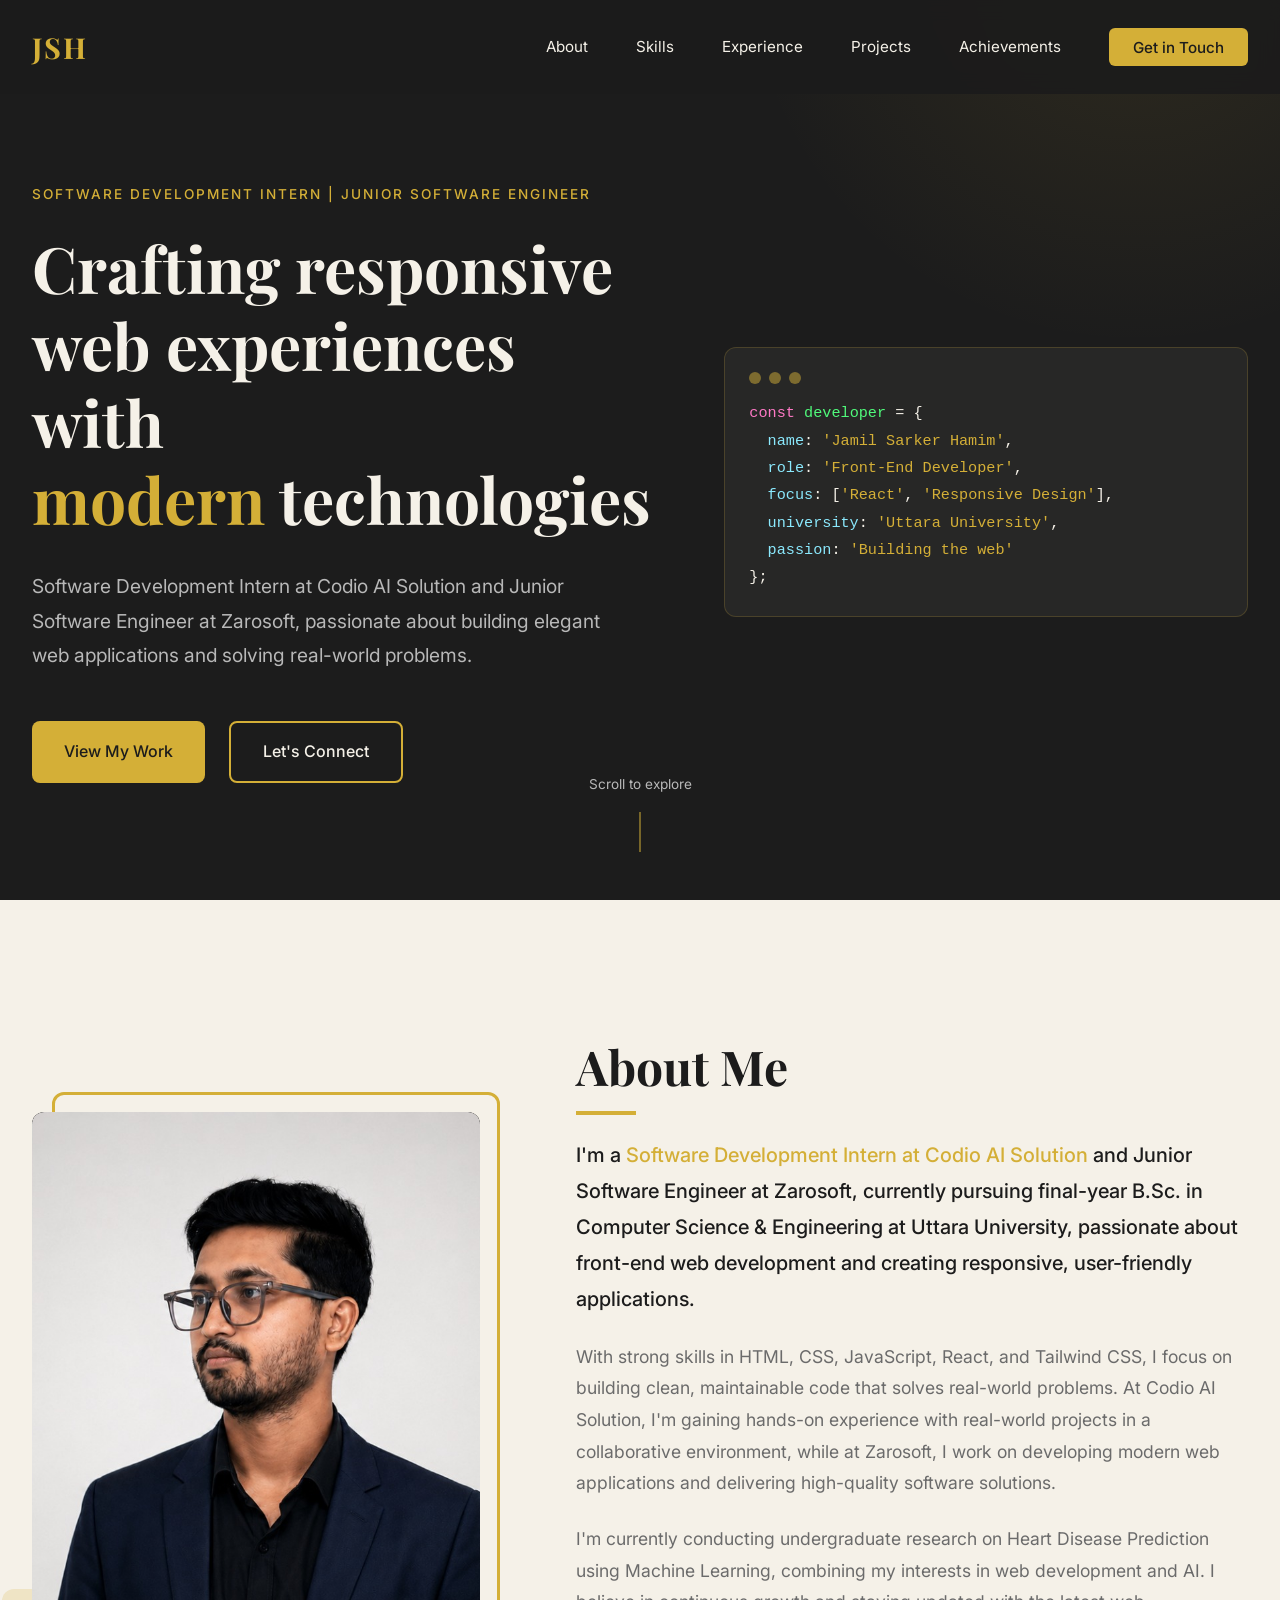
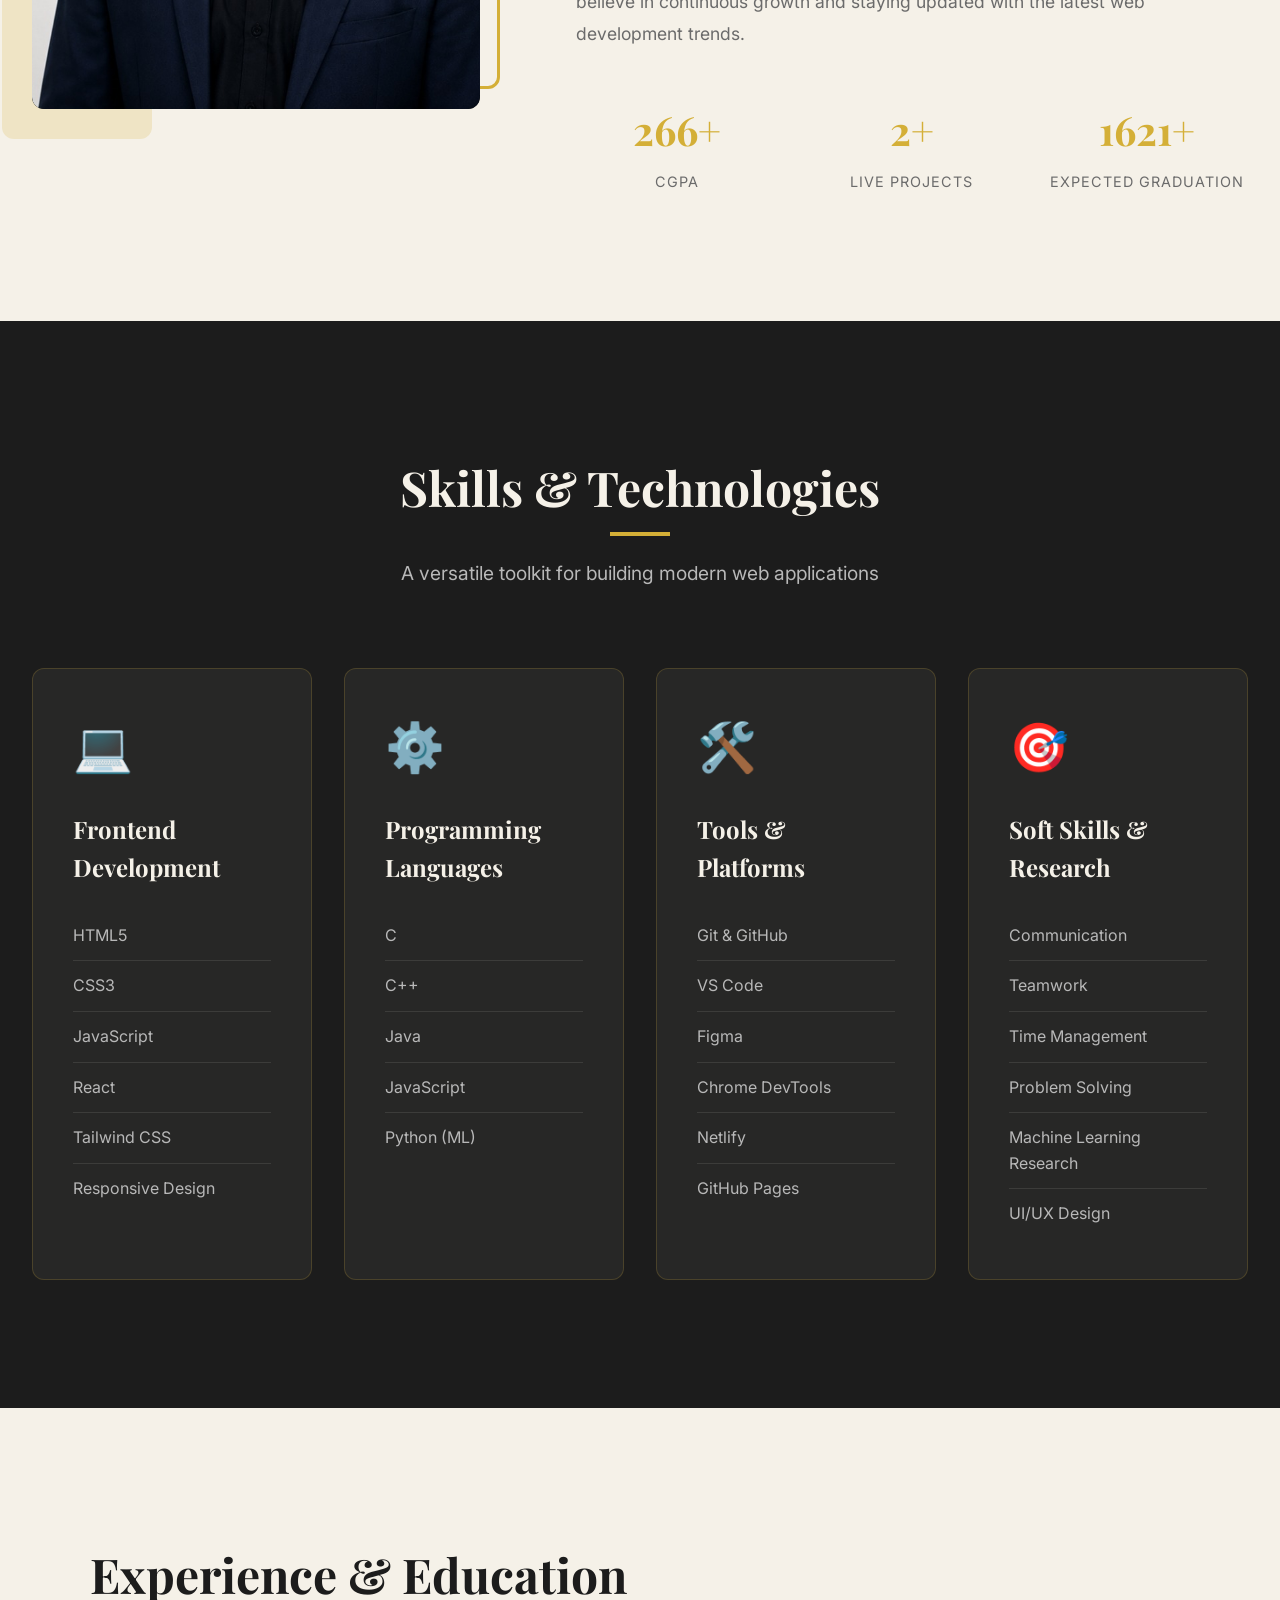
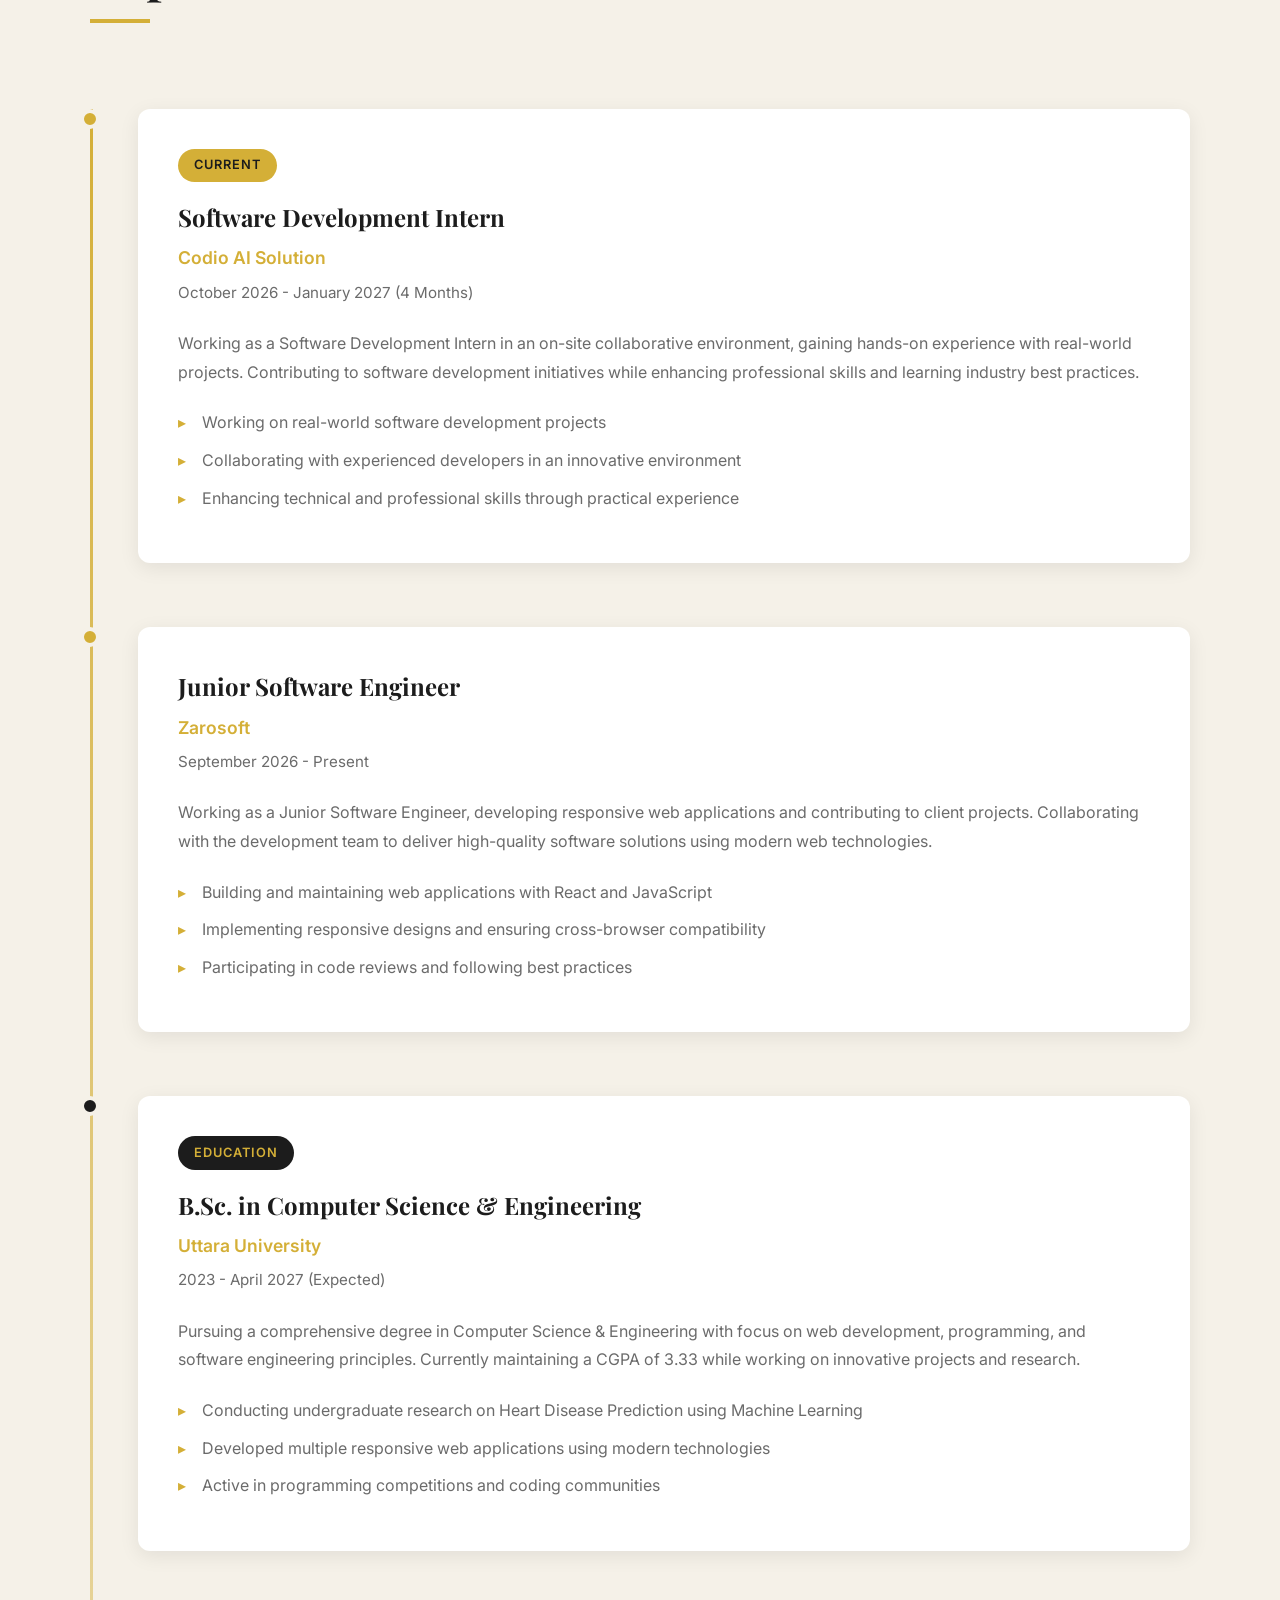
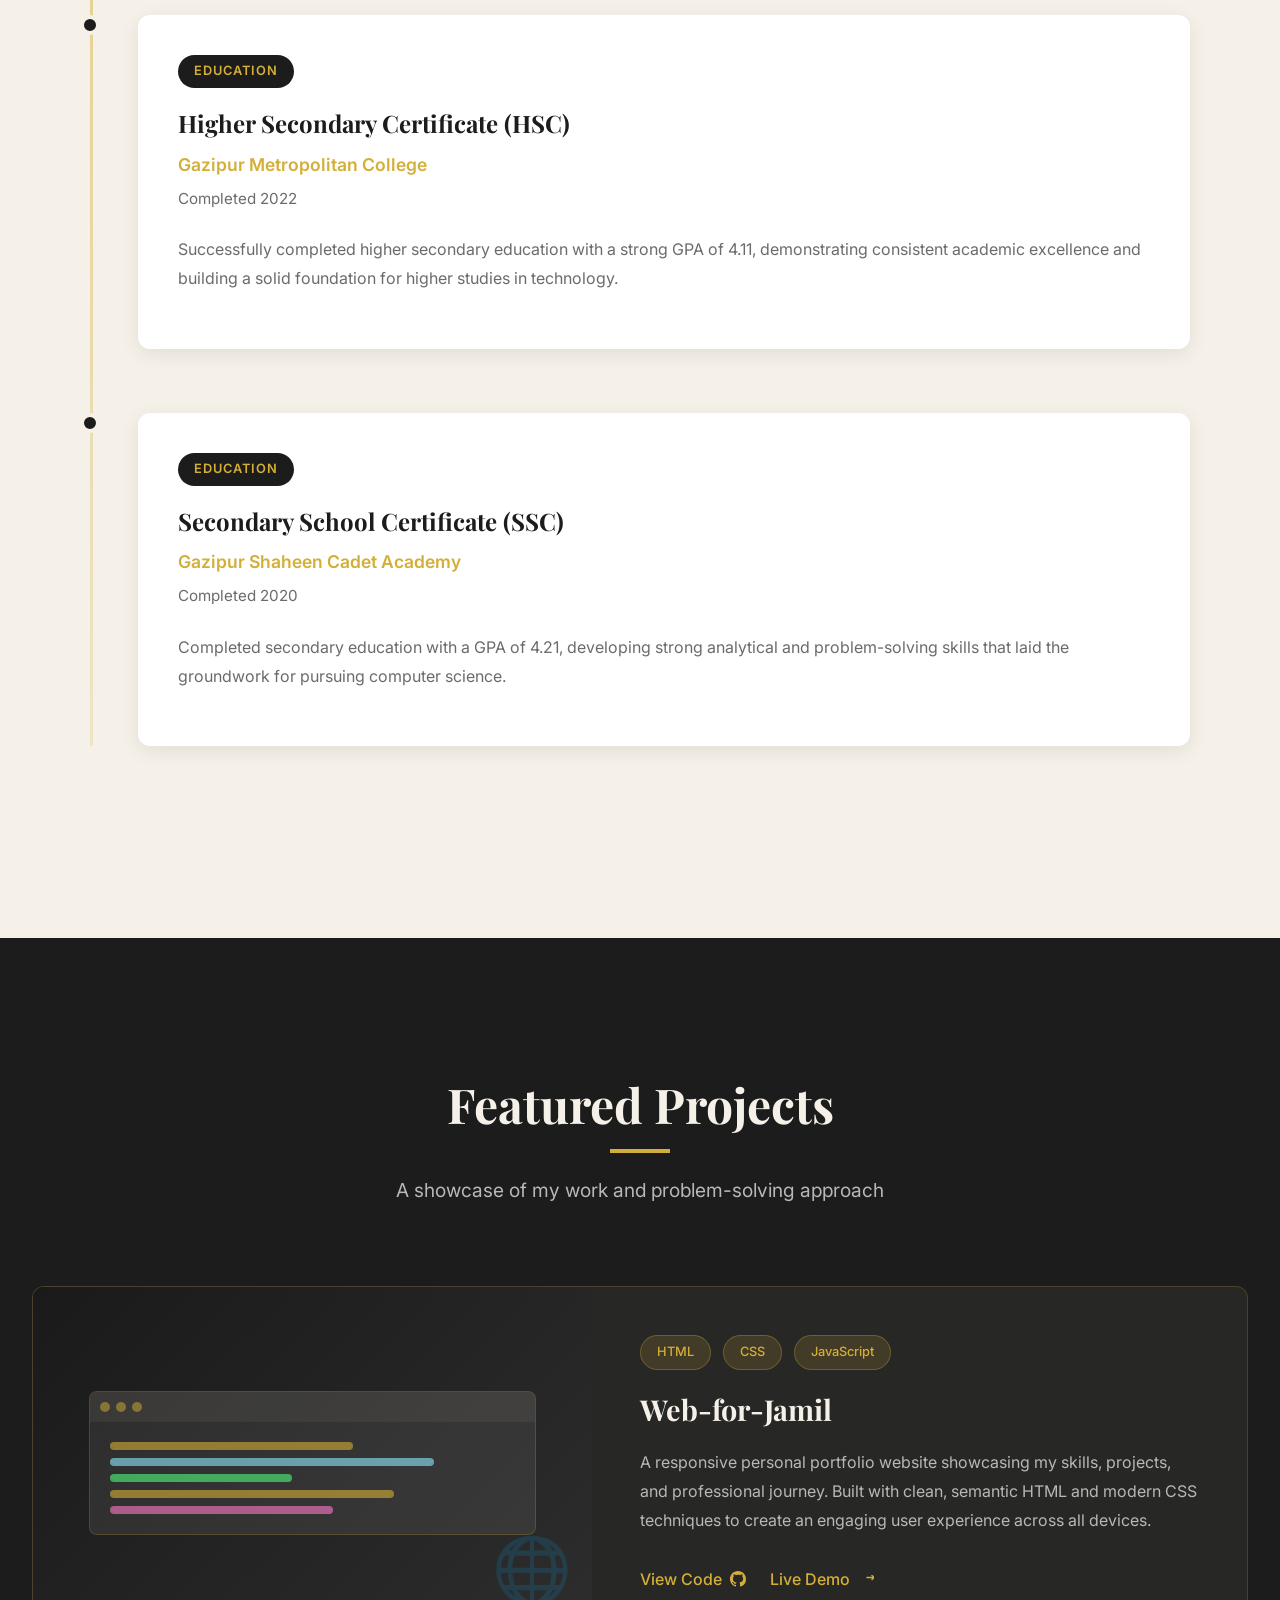
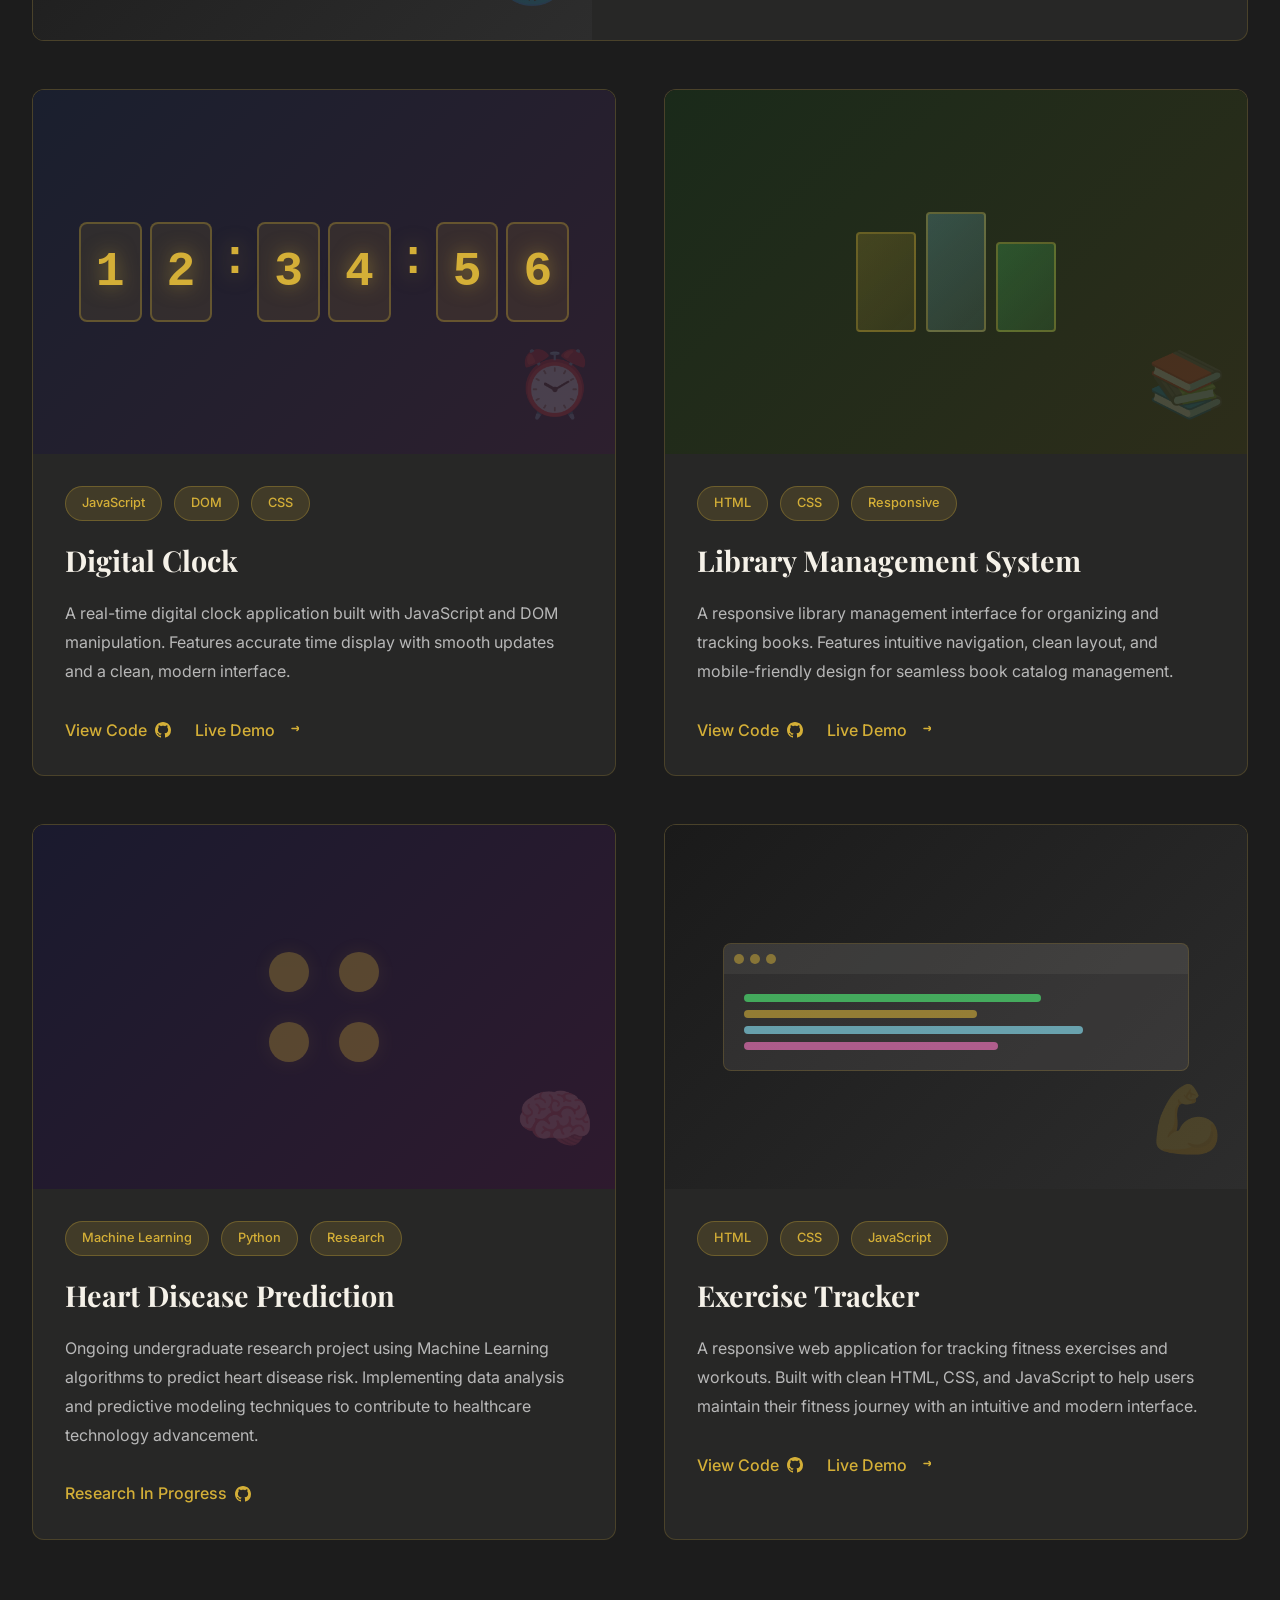
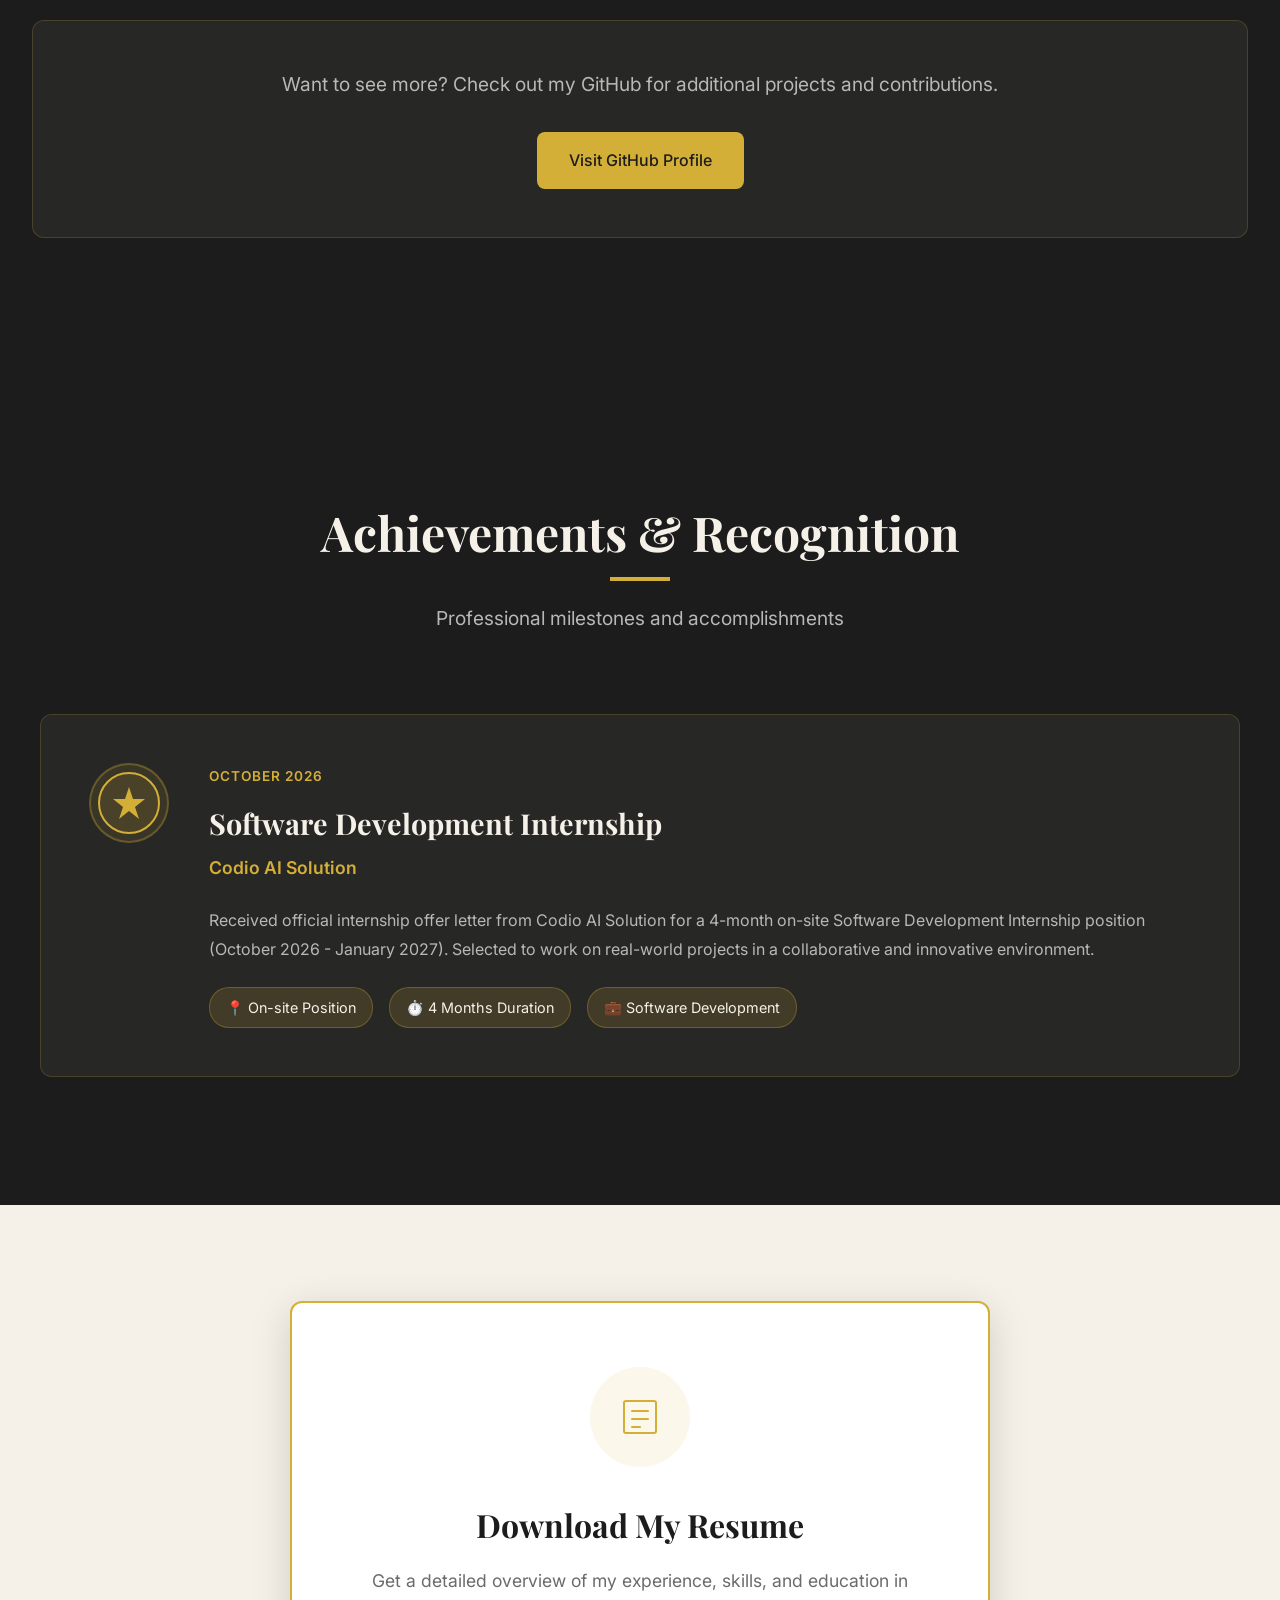
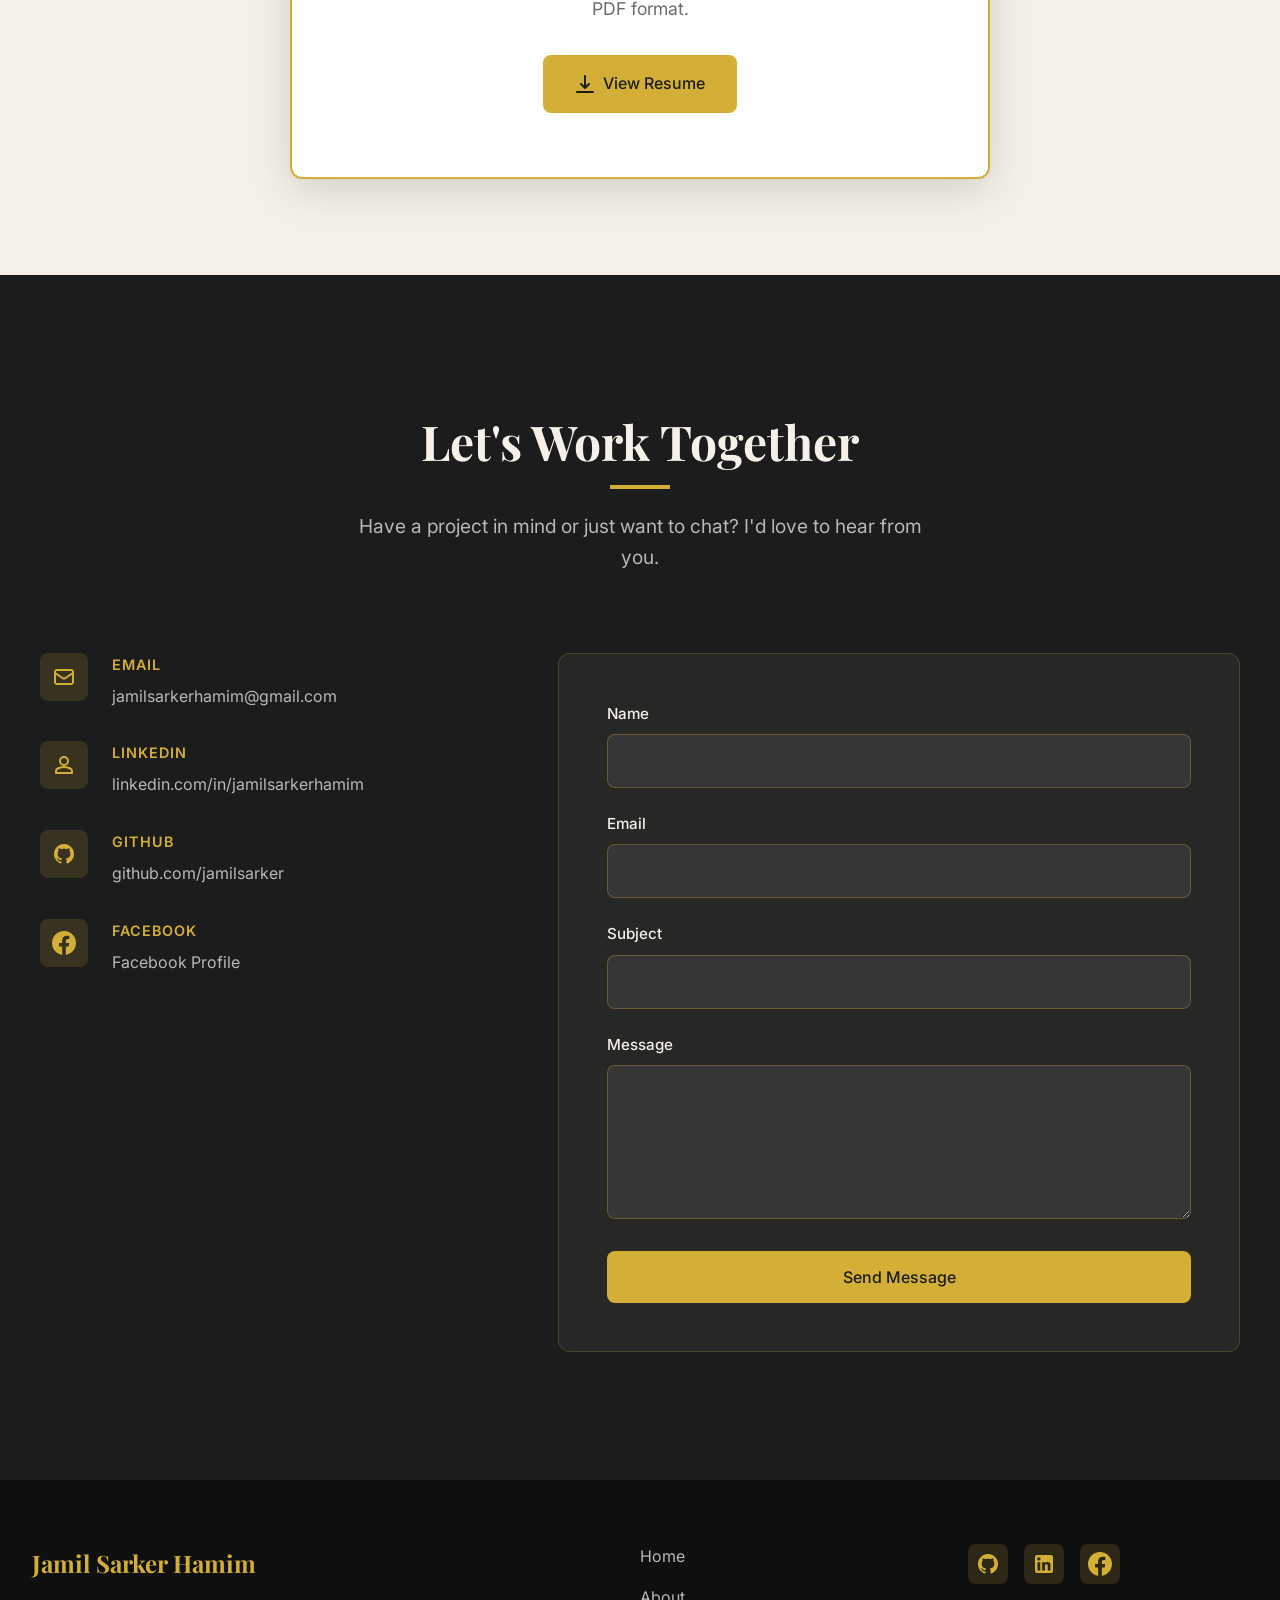
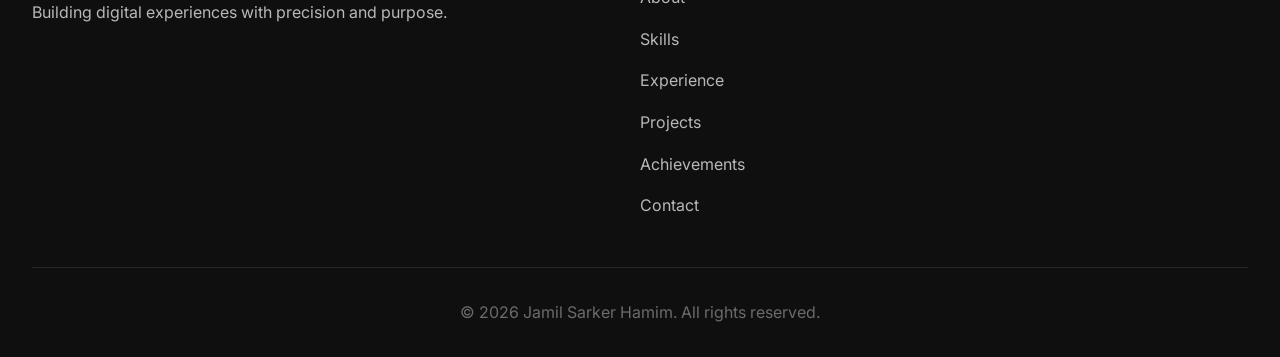
<file: index.html>
<!DOCTYPE html>
<html lang="en">
<head>
    <meta charset="UTF-8">
    <meta name="viewport" content="width=device-width, initial-scale=1.0">
    <title>Jamil Sarker Hamim — Junior Software Engineer</title>
    <link rel="stylesheet" href="styles.css">
    <link rel="preconnect" href="https://fonts.googleapis.com">
    <link rel="preconnect" href="https://fonts.gstatic.com" crossorigin>
    <link href="https://fonts.googleapis.com/css2?family=Playfair+Display:wght@400;600;700&family=Inter:wght@300;400;500;600&display=swap" rel="stylesheet">
</head>
<body>
    <!-- Navigation -->
    <nav class="nav">
        <div class="nav-container">
            <a href="#home" class="nav-logo">JSH</a>
            <ul class="nav-menu">
                <li><a href="#about" class="nav-link">About</a></li>
                <li><a href="#skills" class="nav-link">Skills</a></li>
                <li><a href="#experience" class="nav-link">Experience</a></li>
                <li><a href="#projects" class="nav-link">Projects</a></li>
                <li><a href="#achievements" class="nav-link">Achievements</a></li>
                <li><a href="#contact" class="nav-link nav-link-cta">Get in Touch</a></li>
            </ul>
            <button class="nav-toggle" aria-label="Toggle menu">
                <span></span>
                <span></span>
                <span></span>
            </button>
        </div>
    </nav>

    <!-- Hero Section -->
    <section id="home" class="hero">
        <div class="hero-container">
            <div class="hero-content">
                <div class="hero-label fade-in">Software Development Intern | Junior Software Engineer</div>
                <h1 class="hero-title fade-in-delay-1">
                    Crafting responsive<br>
                    web experiences with<br>
                    <span class="highlight">modern</span> technologies
                </h1>
                <p class="hero-subtitle fade-in-delay-2">
                    Software Development Intern at Codio AI Solution and Junior Software Engineer at Zarosoft, 
                    passionate about building elegant web applications and solving real-world problems.
                </p>
                <div class="hero-cta fade-in-delay-3">
                    <a href="#projects" class="btn btn-primary">View My Work</a>
                    <a href="#contact" class="btn btn-secondary">Let's Connect</a>
                </div>
            </div>
            <div class="hero-visual fade-in-delay-2">
                <div class="code-snippet">
                    <div class="code-header">
                        <span class="code-dot"></span>
                        <span class="code-dot"></span>
                        <span class="code-dot"></span>
                    </div>
                    <pre class="code-content"><code><span class="code-keyword">const</span> <span class="code-variable">developer</span> = {
  <span class="code-property">name</span>: <span class="code-string">'Jamil Sarker Hamim'</span>,
  <span class="code-property">role</span>: <span class="code-string">'Front-End Developer'</span>,
  <span class="code-property">focus</span>: [<span class="code-string">'React'</span>, <span class="code-string">'Responsive Design'</span>],
  <span class="code-property">university</span>: <span class="code-string">'Uttara University'</span>,
  <span class="code-property">passion</span>: <span class="code-string">'Building the web'</span>
};</code></pre>
                </div>
            </div>
        </div>
        <div class="scroll-indicator">
            <span>Scroll to explore</span>
            <div class="scroll-arrow"></div>
        </div>
    </section>

    <!-- About Section -->
    <section id="about" class="about">
        <div class="about-container">
            <div class="about-grid">
                <div class="about-image-wrapper reveal-left">
                    <div class="about-image-frame">
                        <img src="./assets/profile.jpg.jpeg" alt="Jamil Sarker Hamim - Junior Software Engineer" class="profile-image">
                    </div>
                    <div class="about-accent-1"></div>
                    <div class="about-accent-2"></div>
                </div>
                <div class="about-content reveal-right">
                    <h2 class="section-title">About Me</h2>
                    <div class="about-text">
                        <p class="lead">
                            I'm a <span class="highlight">Software Development Intern at Codio AI Solution</span> 
                            and Junior Software Engineer at Zarosoft, currently pursuing final-year B.Sc. in 
                            Computer Science & Engineering at Uttara University, passionate about front-end 
                            web development and creating responsive, user-friendly applications.
                        </p>
                        <p>
                            With strong skills in HTML, CSS, JavaScript, React, and Tailwind CSS, I focus 
                            on building clean, maintainable code that solves real-world problems. At Codio AI 
                            Solution, I'm gaining hands-on experience with real-world projects in a collaborative 
                            environment, while at Zarosoft, I work on developing modern web applications and 
                            delivering high-quality software solutions.
                        </p>
                        <p>
                            I'm currently conducting undergraduate research on Heart Disease Prediction using 
                            Machine Learning, combining my interests in web development and AI. I believe in 
                            continuous growth and staying updated with the latest web development trends.
                        </p>
                    </div>
                    <div class="about-stats">
                        <div class="stat-item">
                            <div class="stat-number">3.33</div>
                            <div class="stat-label">CGPA</div>
                        </div>
                        <div class="stat-item">
                            <div class="stat-number">3+</div>
                            <div class="stat-label">Live Projects</div>
                        </div>
                        <div class="stat-item">
                            <div class="stat-number">2027</div>
                            <div class="stat-label">Expected Graduation</div>
                        </div>
                    </div>
                </div>
            </div>
        </div>
    </section>

    <!-- Skills Section -->
    <section id="skills" class="skills">
        <div class="skills-container">
            <div class="skills-header reveal-up">
                <h2 class="section-title">Skills & Technologies</h2>
                <p class="section-subtitle">
                    A versatile toolkit for building modern web applications
                </p>
            </div>
            <div class="skills-grid">
                <div class="skill-category reveal-up">
                    <div class="skill-icon">💻</div>
                    <h3 class="skill-category-title">Frontend Development</h3>
                    <ul class="skill-list">
                        <li><span class="skill-name">HTML5</span></li>
                        <li><span class="skill-name">CSS3</span></li>
                        <li><span class="skill-name">JavaScript</span></li>
                        <li><span class="skill-name">React</span></li>
                        <li><span class="skill-name">Tailwind CSS</span></li>
                        <li><span class="skill-name">Responsive Design</span></li>
                    </ul>
                </div>
                <div class="skill-category reveal-up delay-1">
                    <div class="skill-icon">⚙️</div>
                    <h3 class="skill-category-title">Programming Languages</h3>
                    <ul class="skill-list">
                        <li><span class="skill-name">C</span></li>
                        <li><span class="skill-name">C++</span></li>
                        <li><span class="skill-name">Java</span></li>
                        <li><span class="skill-name">JavaScript</span></li>
                        <li><span class="skill-name">Python (ML)</span></li>
                    </ul>
                </div>
                <div class="skill-category reveal-up delay-2">
                    <div class="skill-icon">🛠️</div>
                    <h3 class="skill-category-title">Tools & Platforms</h3>
                    <ul class="skill-list">
                        <li><span class="skill-name">Git & GitHub</span></li>
                        <li><span class="skill-name">VS Code</span></li>
                        <li><span class="skill-name">Figma</span></li>
                        <li><span class="skill-name">Chrome DevTools</span></li>
                        <li><span class="skill-name">Netlify</span></li>
                        <li><span class="skill-name">GitHub Pages</span></li>
                    </ul>
                </div>
                <div class="skill-category reveal-up delay-3">
                    <div class="skill-icon">🎯</div>
                    <h3 class="skill-category-title">Soft Skills & Research</h3>
                    <ul class="skill-list">
                        <li><span class="skill-name">Communication</span></li>
                        <li><span class="skill-name">Teamwork</span></li>
                        <li><span class="skill-name">Time Management</span></li>
                        <li><span class="skill-name">Problem Solving</span></li>
                        <li><span class="skill-name">Machine Learning Research</span></li>
                        <li><span class="skill-name">UI/UX Design</span></li>
                    </ul>
                </div>
            </div>
        </div>
    </section>

    <!-- Experience & Education Section -->
    <section id="experience" class="experience">
        <div class="experience-container">
            <h2 class="section-title reveal-up">Experience & Education</h2>
            
            <div class="timeline">
                <div class="timeline-item reveal-left">
                    <div class="timeline-marker"></div>
                    <div class="timeline-content">
                        <div class="timeline-badge">Current</div>
                        <h3 class="timeline-title">Software Development Intern</h3>
                        <div class="timeline-company">Codio AI Solution</div>
                        <div class="timeline-period">October 2026 - January 2027 (4 Months)</div>
                        <p class="timeline-description">
                            Working as a Software Development Intern in an on-site collaborative environment, 
                            gaining hands-on experience with real-world projects. Contributing to software 
                            development initiatives while enhancing professional skills and learning industry 
                            best practices.
                        </p>
                        <ul class="timeline-achievements">
                            <li>Working on real-world software development projects</li>
                            <li>Collaborating with experienced developers in an innovative environment</li>
                            <li>Enhancing technical and professional skills through practical experience</li>
                        </ul>
                    </div>
                </div>

                <div class="timeline-item reveal-left">
                    <div class="timeline-marker"></div>
                    <div class="timeline-content">
                        <h3 class="timeline-title">Junior Software Engineer</h3>
                        <div class="timeline-company">Zarosoft</div>
                        <div class="timeline-period">September 2026 - Present</div>
                        <p class="timeline-description">
                            Working as a Junior Software Engineer, developing responsive web applications 
                            and contributing to client projects. Collaborating with the development team 
                            to deliver high-quality software solutions using modern web technologies.
                        </p>
                        <ul class="timeline-achievements">
                            <li>Building and maintaining web applications with React and JavaScript</li>
                            <li>Implementing responsive designs and ensuring cross-browser compatibility</li>
                            <li>Participating in code reviews and following best practices</li>
                        </ul>
                    </div>
                </div>

                <div class="timeline-item reveal-left">
                    <div class="timeline-marker education"></div>
                    <div class="timeline-content">
                        <div class="timeline-badge education-badge">Education</div>
                        <h3 class="timeline-title">B.Sc. in Computer Science & Engineering</h3>
                        <div class="timeline-company">Uttara University</div>
                        <div class="timeline-period">2023 - April 2027 (Expected)</div>
                        <p class="timeline-description">
                            Pursuing a comprehensive degree in Computer Science & Engineering with focus 
                            on web development, programming, and software engineering principles. 
                            Currently maintaining a CGPA of 3.33 while working on innovative projects 
                            and research.
                        </p>
                        <ul class="timeline-achievements">
                            <li>Conducting undergraduate research on Heart Disease Prediction using Machine Learning</li>
                            <li>Developed multiple responsive web applications using modern technologies</li>
                            <li>Active in programming competitions and coding communities</li>
                        </ul>
                    </div>
                </div>

                <div class="timeline-item reveal-left">
                    <div class="timeline-marker education"></div>
                    <div class="timeline-content">
                        <div class="timeline-badge education-badge">Education</div>
                        <h3 class="timeline-title">Higher Secondary Certificate (HSC)</h3>
                        <div class="timeline-company">Gazipur Metropolitan College</div>
                        <div class="timeline-period">Completed 2022</div>
                        <p class="timeline-description">
                            Successfully completed higher secondary education with a strong GPA of 4.11, 
                            demonstrating consistent academic excellence and building a solid foundation 
                            for higher studies in technology.
                        </p>
                    </div>
                </div>

                <div class="timeline-item reveal-left">
                    <div class="timeline-marker education"></div>
                    <div class="timeline-content">
                        <div class="timeline-badge education-badge">Education</div>
                        <h3 class="timeline-title">Secondary School Certificate (SSC)</h3>
                        <div class="timeline-company">Gazipur Shaheen Cadet Academy</div>
                        <div class="timeline-period">Completed 2020</div>
                        <p class="timeline-description">
                            Completed secondary education with a GPA of 4.21, developing strong 
                            analytical and problem-solving skills that laid the groundwork for 
                            pursuing computer science.
                        </p>
                    </div>
                </div>
            </div>
        </div>
    </section>

    <!-- Projects Section -->
    <section id="projects" class="projects">
        <div class="projects-container">
            <div class="projects-header reveal-up">
                <h2 class="section-title">Featured Projects</h2>
                <p class="section-subtitle">
                    A showcase of my work and problem-solving approach
                </p>
            </div>

            <div class="projects-grid">
                <div class="project-card featured reveal-up">
                    <div class="project-image">
                        <div class="project-visual portfolio-visual">
                            <div class="browser-mockup">
                                <div class="browser-header">
                                    <span></span><span></span><span></span>
                                </div>
                                <div class="browser-content">
                                    <div class="code-lines">
                                        <span style="background: #D4AF37; width: 60%;"></span>
                                        <span style="background: #8be9fd; width: 80%;"></span>
                                        <span style="background: #50fa7b; width: 45%;"></span>
                                        <span style="background: #D4AF37; width: 70%;"></span>
                                        <span style="background: #ff79c6; width: 55%;"></span>
                                    </div>
                                </div>
                            </div>
                            <div class="project-icon">🌐</div>
                        </div>
                    </div>
                    <div class="project-content">
                        <div class="project-tags">
                            <span class="project-tag">HTML</span>
                            <span class="project-tag">CSS</span>
                            <span class="project-tag">JavaScript</span>
                        </div>
                        <h3 class="project-title">Web-for-Jamil</h3>
                        <p class="project-description">
                            A responsive personal portfolio website showcasing my skills, projects, and professional 
                            journey. Built with clean, semantic HTML and modern CSS techniques to create an 
                            engaging user experience across all devices.
                        </p>
                        <div class="project-links">
                            <a href="https://github.com/jamilsarker/web-for-jamil" class="project-link" target="_blank" rel="noopener">
                                <span>View Code</span>
                                <svg width="16" height="16" viewBox="0 0 16 16" fill="none">
                                    <path d="M8 0C3.58 0 0 3.58 0 8c0 3.54 2.29 6.53 5.47 7.59.4.07.55-.17.55-.38 0-.19-.01-.82-.01-1.49-2.01.37-2.53-.49-2.69-.94-.09-.23-.48-.94-.82-1.13-.28-.15-.68-.52-.01-.53.63-.01 1.08.58 1.23.82.72 1.21 1.87.87 2.33.66.07-.52.28-.87.51-1.07-1.78-.2-3.64-.89-3.64-3.95 0-.87.31-1.59.82-2.15-.08-.2-.36-1.02.08-2.12 0 0 .67-.21 2.2.82.64-.18 1.32-.27 2-.27.68 0 1.36.09 2 .27 1.53-1.04 2.2-.82 2.2-.82.44 1.1.16 1.92.08 2.12.51.56.82 1.27.82 2.15 0 3.07-1.87 3.75-3.65 3.95.29.25.54.73.54 1.48 0 1.07-.01 1.93-.01 2.2 0 .21.15.46.55.38A8.013 8.013 0 0016 8c0-4.42-3.58-8-8-8z" fill="currentColor"/>
                                </svg>
                            </a>
                            <a href="https://jamilsarker.github.io/web-for-jamil/" class="project-link" target="_blank" rel="noopener">
                                <span>Live Demo</span>
                                <svg width="16" height="16" viewBox="0 0 16 16" fill="none">
                                    <path d="M14 8.5L16 6.5L14 4.5" stroke="currentColor" stroke-width="1.5" stroke-linecap="round" stroke-linejoin="round"/>
                                    <path d="M9 6.5H16" stroke="currentColor" stroke-width="1.5" stroke-linecap="round"/>
                                </svg>
                            </a>
                        </div>
                    </div>
                </div>

                <div class="project-card reveal-up delay-1">
                    <div class="project-image">
                        <div class="project-visual clock-visual">
                            <div class="clock-display">
                                <div class="digital-numbers">
                                    <span class="time-digit">1</span>
                                    <span class="time-digit">2</span>
                                    <span class="time-separator">:</span>
                                    <span class="time-digit">3</span>
                                    <span class="time-digit">4</span>
                                    <span class="time-separator">:</span>
                                    <span class="time-digit">5</span>
                                    <span class="time-digit">6</span>
                                </div>
                            </div>
                            <div class="project-icon">⏰</div>
                        </div>
                    </div>
                    <div class="project-content">
                        <div class="project-tags">
                            <span class="project-tag">JavaScript</span>
                            <span class="project-tag">DOM</span>
                            <span class="project-tag">CSS</span>
                        </div>
                        <h3 class="project-title">Digital Clock</h3>
                        <p class="project-description">
                            A real-time digital clock application built with JavaScript and DOM manipulation. 
                            Features accurate time display with smooth updates and a clean, modern interface.
                        </p>
                        <div class="project-links">
                            <a href="https://github.com/jamilsarker/clock" class="project-link" target="_blank" rel="noopener">
                                <span>View Code</span>
                                <svg width="16" height="16" viewBox="0 0 16 16" fill="none">
                                    <path d="M8 0C3.58 0 0 3.58 0 8c0 3.54 2.29 6.53 5.47 7.59.4.07.55-.17.55-.38 0-.19-.01-.82-.01-1.49-2.01.37-2.53-.49-2.69-.94-.09-.23-.48-.94-.82-1.13-.28-.15-.68-.52-.01-.53.63-.01 1.08.58 1.23.82.72 1.21 1.87.87 2.33.66.07-.52.28-.87.51-1.07-1.78-.2-3.64-.89-3.64-3.95 0-.87.31-1.59.82-2.15-.08-.2-.36-1.02.08-2.12 0 0 .67-.21 2.2.82.64-.18 1.32-.27 2-.27.68 0 1.36.09 2 .27 1.53-1.04 2.2-.82 2.2-.82.44 1.1.16 1.92.08 2.12.51.56.82 1.27.82 2.15 0 3.07-1.87 3.75-3.65 3.95.29.25.54.73.54 1.48 0 1.07-.01 1.93-.01 2.2 0 .21.15.46.55.38A8.013 8.013 0 0016 8c0-4.42-3.58-8-8-8z" fill="currentColor"/>
                                </svg>
                            </a>
                            <a href="https://jamilsarker.github.io/clock/" class="project-link" target="_blank" rel="noopener">
                                <span>Live Demo</span>
                                <svg width="16" height="16" viewBox="0 0 16 16" fill="none">
                                    <path d="M14 8.5L16 6.5L14 4.5" stroke="currentColor" stroke-width="1.5" stroke-linecap="round" stroke-linejoin="round"/>
                                    <path d="M9 6.5H16" stroke="currentColor" stroke-width="1.5" stroke-linecap="round"/>
                                </svg>
                            </a>
                        </div>
                    </div>
                </div>

                <div class="project-card reveal-up delay-2">
                    <div class="project-image">
                        <div class="project-visual library-visual">
                            <div class="books-stack">
                                <div class="book book1"></div>
                                <div class="book book2"></div>
                                <div class="book book3"></div>
                            </div>
                            <div class="project-icon">📚</div>
                        </div>
                    </div>
                    <div class="project-content">
                        <div class="project-tags">
                            <span class="project-tag">HTML</span>
                            <span class="project-tag">CSS</span>
                            <span class="project-tag">Responsive</span>
                        </div>
                        <h3 class="project-title">Library Management System</h3>
                        <p class="project-description">
                            A responsive library management interface for organizing and tracking books. 
                            Features intuitive navigation, clean layout, and mobile-friendly design for 
                            seamless book catalog management.
                        </p>
                        <div class="project-links">
                            <a href="https://github.com/jamilsarker/Library_management_system" class="project-link" target="_blank" rel="noopener">
                                <span>View Code</span>
                                <svg width="16" height="16" viewBox="0 0 16 16" fill="none">
                                    <path d="M8 0C3.58 0 0 3.58 0 8c0 3.54 2.29 6.53 5.47 7.59.4.07.55-.17.55-.38 0-.19-.01-.82-.01-1.49-2.01.37-2.53-.49-2.69-.94-.09-.23-.48-.94-.82-1.13-.28-.15-.68-.52-.01-.53.63-.01 1.08.58 1.23.82.72 1.21 1.87.87 2.33.66.07-.52.28-.87.51-1.07-1.78-.2-3.64-.89-3.64-3.95 0-.87.31-1.59.82-2.15-.08-.2-.36-1.02.08-2.12 0 0 .67-.21 2.2.82.64-.18 1.32-.27 2-.27.68 0 1.36.09 2 .27 1.53-1.04 2.2-.82 2.2-.82.44 1.1.16 1.92.08 2.12.51.56.82 1.27.82 2.15 0 3.07-1.87 3.75-3.65 3.95.29.25.54.73.54 1.48 0 1.07-.01 1.93-.01 2.2 0 .21.15.46.55.38A8.013 8.013 0 0016 8c0-4.42-3.58-8-8-8z" fill="currentColor"/>
                                </svg>
                            </a>
                            <a href="https://jamilsarker.github.io/Library_management_system/" class="project-link" target="_blank" rel="noopener">
                                <span>Live Demo</span>
                                <svg width="16" height="16" viewBox="0 0 16 16" fill="none">
                                    <path d="M14 8.5L16 6.5L14 4.5" stroke="currentColor" stroke-width="1.5" stroke-linecap="round" stroke-linejoin="round"/>
                                    <path d="M9 6.5H16" stroke="currentColor" stroke-width="1.5" stroke-linecap="round"/>
                                </svg>
                            </a>
                        </div>
                    </div>
                </div>

                <div class="project-card reveal-up delay-3">
                    <div class="project-image">
                        <div class="project-visual ml-visual">
                            <div class="ml-network">
                                <div class="neural-net">
                                    <div class="node"></div>
                                    <div class="node"></div>
                                    <div class="node"></div>
                                    <div class="node"></div>
                                </div>
                            </div>
                            <div class="project-icon">🧠</div>
                        </div>
                    </div>
                    <div class="project-content">
                        <div class="project-tags">
                            <span class="project-tag">Machine Learning</span>
                            <span class="project-tag">Python</span>
                            <span class="project-tag">Research</span>
                        </div>
                        <h3 class="project-title">Heart Disease Prediction</h3>
                        <p class="project-description">
                            Ongoing undergraduate research project using Machine Learning algorithms to predict 
                            heart disease risk. Implementing data analysis and predictive modeling techniques to 
                            contribute to healthcare technology advancement.
                        </p>
                        <div class="project-links">
                            <a href="https://github.com/jamilsarker" class="project-link" target="_blank" rel="noopener">
                                <span>Research In Progress</span>
                                <svg width="16" height="16" viewBox="0 0 16 16" fill="none">
                                    <path d="M8 0C3.58 0 0 3.58 0 8c0 3.54 2.29 6.53 5.47 7.59.4.07.55-.17.55-.38 0-.19-.01-.82-.01-1.49-2.01.37-2.53-.49-2.69-.94-.09-.23-.48-.94-.82-1.13-.28-.15-.68-.52-.01-.53.63-.01 1.08.58 1.23.82.72 1.21 1.87.87 2.33.66.07-.52.28-.87.51-1.07-1.78-.2-3.64-.89-3.64-3.95 0-.87.31-1.59.82-2.15-.08-.2-.36-1.02.08-2.12 0 0 .67-.21 2.2.82.64-.18 1.32-.27 2-.27.68 0 1.36.09 2 .27 1.53-1.04 2.2-.82 2.2-.82.44 1.1.16 1.92.08 2.12.51.56.82 1.27.82 2.15 0 3.07-1.87 3.75-3.65 3.95.29.25.54.73.54 1.48 0 1.07-.01 1.93-.01 2.2 0 .21.15.46.55.38A8.013 8.013 0 0016 8c0-4.42-3.58-8-8-8z" fill="currentColor"/>
                                </svg>
                            </a>
                        </div>
                    </div>
                </div>

                <div class="project-card reveal-up delay-1">
                    <div class="project-image">
                        <div class="project-visual portfolio-visual">
                            <div class="browser-mockup">
                                <div class="browser-header">
                                    <span></span><span></span><span></span>
                                </div>
                                <div class="browser-content">
                                    <div class="code-lines">
                                        <span style="background: #50fa7b; width: 70%;"></span>
                                        <span style="background: #D4AF37; width: 55%;"></span>
                                        <span style="background: #8be9fd; width: 80%;"></span>
                                        <span style="background: #ff79c6; width: 60%;"></span>
                                    </div>
                                </div>
                            </div>
                            <div class="project-icon">💪</div>
                        </div>
                    </div>
                    <div class="project-content">
                        <div class="project-tags">
                            <span class="project-tag">HTML</span>
                            <span class="project-tag">CSS</span>
                            <span class="project-tag">JavaScript</span>
                        </div>
                        <h3 class="project-title">Exercise Tracker</h3>
                        <p class="project-description">
                            A responsive web application for tracking fitness exercises and workouts. 
                            Built with clean HTML, CSS, and JavaScript to help users maintain their 
                            fitness journey with an intuitive and modern interface.
                        </p>
                        <div class="project-links">
                            <a href="https://github.com/jamilsarker/exercise" class="project-link" target="_blank" rel="noopener">
                                <span>View Code</span>
                                <svg width="16" height="16" viewBox="0 0 16 16" fill="none">
                                    <path d="M8 0C3.58 0 0 3.58 0 8c0 3.54 2.29 6.53 5.47 7.59.4.07.55-.17.55-.38 0-.19-.01-.82-.01-1.49-2.01.37-2.53-.49-2.69-.94-.09-.23-.48-.94-.82-1.13-.28-.15-.68-.52-.01-.53.63-.01 1.08.58 1.23.82.72 1.21 1.87.87 2.33.66.07-.52.28-.87.51-1.07-1.78-.2-3.64-.89-3.64-3.95 0-.87.31-1.59.82-2.15-.08-.2-.36-1.02.08-2.12 0 0 .67-.21 2.2.82.64-.18 1.32-.27 2-.27.68 0 1.36.09 2 .27 1.53-1.04 2.2-.82 2.2-.82.44 1.1.16 1.92.08 2.12.51.56.82 1.27.82 2.15 0 3.07-1.87 3.75-3.65 3.95.29.25.54.73.54 1.48 0 1.07-.01 1.93-.01 2.2 0 .21.15.46.55.38A8.013 8.013 0 0016 8c0-4.42-3.58-8-8-8z" fill="currentColor"/>
                                </svg>
                            </a>
                            <a href="https://jamilsarker.github.io/exercise" class="project-link" target="_blank" rel="noopener">
                                <span>Live Demo</span>
                                <svg width="16" height="16" viewBox="0 0 16 16" fill="none">
                                    <path d="M14 8.5L16 6.5L14 4.5" stroke="currentColor" stroke-width="1.5" stroke-linecap="round" stroke-linejoin="round"/>
                                    <path d="M9 6.5H16" stroke="currentColor" stroke-width="1.5" stroke-linecap="round"/>
                                </svg>
                            </a>
                        </div>
                    </div>
                </div>
            </div>

            <div class="projects-cta reveal-up">
                <p>Want to see more? Check out my GitHub for additional projects and contributions.</p>
                <a href="https://github.com/jamilsarker" class="btn btn-primary" target="_blank" rel="noopener">
                    Visit GitHub Profile
                </a>
            </div>
        </div>
    </section>

    <!-- Achievements & Recognition Section -->
    <section id="achievements" class="achievements">
        <div class="achievements-container">
            <div class="achievements-header reveal-up">
                <h2 class="section-title">Achievements & Recognition</h2>
                <p class="section-subtitle">
                    Professional milestones and accomplishments
                </p>
            </div>

            <div class="achievements-grid">
                <div class="achievement-card reveal-up">
                    <div class="achievement-badge">
                        <svg width="64" height="64" viewBox="0 0 64 64" fill="none">
                            <circle cx="32" cy="32" r="30" stroke="#D4AF37" stroke-width="2" fill="rgba(212, 175, 55, 0.1)"/>
                            <path d="M32 16L36 28H48L38 36L42 48L32 40L22 48L26 36L16 28H28L32 16Z" fill="#D4AF37"/>
                        </svg>
                    </div>
                    <div class="achievement-content">
                        <span class="achievement-date">October 2026</span>
                        <h3 class="achievement-title">Software Development Internship</h3>
                        <p class="achievement-company">Codio AI Solution</p>
                        <p class="achievement-description">
                            Received official internship offer letter from Codio AI Solution for a 4-month 
                            on-site Software Development Internship position (October 2026 - January 2027). 
                            Selected to work on real-world projects in a collaborative and innovative environment.
                        </p>
                        <div class="achievement-details">
                            <span class="achievement-detail-item">📍 On-site Position</span>
                            <span class="achievement-detail-item">⏱️ 4 Months Duration</span>
                            <span class="achievement-detail-item">💼 Software Development</span>
                        </div>
                    </div>
                </div>
            </div>
        </div>
    </section>

    <!-- Resume Section -->
    <section class="resume-section">
        <div class="resume-container">
            <div class="resume-card reveal-up">
                <div class="resume-icon">
                    <svg width="48" height="48" viewBox="0 0 48 48" fill="none">
                        <path d="M38 8H10C8.89543 8 8 8.89543 8 10V38C8 39.1046 8.89543 40 10 40H38C39.1046 40 40 39.1046 40 38V10C40 8.89543 39.1046 8 38 8Z" stroke="#D4AF37" stroke-width="2" stroke-linecap="round" stroke-linejoin="round"/>
                        <path d="M16 18H32" stroke="#D4AF37" stroke-width="2" stroke-linecap="round"/>
                        <path d="M16 26H32" stroke="#D4AF37" stroke-width="2" stroke-linecap="round"/>
                        <path d="M16 34H24" stroke="#D4AF37" stroke-width="2" stroke-linecap="round"/>
                    </svg>
                </div>
                <h3 class="resume-title">Download My Resume</h3>
                <p class="resume-description">
                    Get a detailed overview of my experience, skills, and education in PDF format.
                </p>
                <a href="./assets/Jamil_Sarker_Hamim_Resume.html" target="_blank" class="btn btn-primary">
                    <svg width="20" height="20" viewBox="0 0 20 20" fill="none">
                        <path d="M10 14L6 10M10 14L14 10M10 14V2M2 18H18" stroke="currentColor" stroke-width="2" stroke-linecap="round" stroke-linejoin="round"/>
                    </svg>
                    View Resume
                </a>
            </div>
        </div>
    </section>

    <!-- Contact Section -->
    <section id="contact" class="contact">
        <div class="contact-container">
            <div class="contact-header reveal-up">
                <h2 class="section-title">Let's Work Together</h2>
                <p class="section-subtitle">
                    Have a project in mind or just want to chat? I'd love to hear from you.
                </p>
            </div>

            <div class="contact-content">
                <div class="contact-info reveal-left">
                    <div class="contact-info-item">
                        <div class="contact-info-icon">
                            <svg width="24" height="24" viewBox="0 0 24 24" fill="none">
                                <path d="M3 8L10.89 13.26C11.2187 13.4793 11.6049 13.5963 12 13.5963C12.3951 13.5963 12.7813 13.4793 13.11 13.26L21 8M5 19H19C19.5304 19 20.0391 18.7893 20.4142 18.4142C20.7893 18.0391 21 17.5304 21 17V7C21 6.46957 20.7893 5.96086 20.4142 5.58579C20.0391 5.21071 19.5304 5 19 5H5C4.46957 5 3.96086 5.21071 3.58579 5.58579C3.21071 5.96086 3 6.46957 3 7V17C3 17.5304 3.21071 18.0391 3.58579 18.4142C3.96086 18.7893 4.46957 19 5 19Z" stroke="#D4AF37" stroke-width="2" stroke-linecap="round" stroke-linejoin="round"/>
                            </svg>
                        </div>
                        <div>
                            <h4>Email</h4>
                            <a href="mailto:jamilsarkerhamim@gmail.com">jamilsarkerhamim@gmail.com</a>
                        </div>
                    </div>

                    <div class="contact-info-item">
                        <div class="contact-info-icon">
                            <svg width="24" height="24" viewBox="0 0 24 24" fill="none">
                                <path d="M16 8C16 10.21 14.21 12 12 12C9.79 12 8 10.21 8 8C8 5.79 9.79 4 12 4C14.21 4 16 5.79 16 8ZM4 18C4 15.34 9.33 14 12 14C14.67 14 20 15.34 20 18V20H4V18Z" stroke="#D4AF37" stroke-width="2" stroke-linecap="round" stroke-linejoin="round"/>
                            </svg>
                        </div>
                        <div>
                            <h4>LinkedIn</h4>
                            <a href="https://linkedin.com/in/jamilsarkerhamim" target="_blank" rel="noopener">linkedin.com/in/jamilsarkerhamim</a>
                        </div>
                    </div>

                    <div class="contact-info-item">
                        <div class="contact-info-icon">
                            <svg width="24" height="24" viewBox="0 0 24 24" fill="none">
                                <path d="M12 2C6.48 2 2 6.48 2 12C2 16.42 4.87 20.17 8.84 21.5C9.34 21.58 9.5 21.27 9.5 21C9.5 20.77 9.5 20.14 9.5 19.31C6.73 19.91 6.14 17.97 6.14 17.97C5.68 16.81 5.03 16.5 5.03 16.5C4.12 15.88 5.1 15.9 5.1 15.9C6.1 15.97 6.63 16.93 6.63 16.93C7.5 18.45 8.97 18 9.54 17.76C9.63 17.11 9.89 16.67 10.17 16.42C7.95 16.17 5.62 15.31 5.62 11.5C5.62 10.39 6 9.5 6.65 8.79C6.55 8.54 6.2 7.5 6.75 6.15C6.75 6.15 7.59 5.88 9.5 7.17C10.29 6.95 11.15 6.84 12 6.84C12.85 6.84 13.71 6.95 14.5 7.17C16.41 5.88 17.25 6.15 17.25 6.15C17.8 7.5 17.45 8.54 17.35 8.79C18 9.5 18.38 10.39 18.38 11.5C18.38 15.32 16.04 16.16 13.81 16.41C14.17 16.72 14.5 17.33 14.5 18.26C14.5 19.6 14.5 20.68 14.5 21C14.5 21.27 14.66 21.59 15.17 21.5C19.14 20.16 22 16.42 22 12C22 6.48 17.52 2 12 2Z" fill="#D4AF37"/>
                            </svg>
                        </div>
                        <div>
                            <h4>GitHub</h4>
                            <a href="https://github.com/jamilsarker" target="_blank" rel="noopener">github.com/jamilsarker</a>
                        </div>
                    </div>

                    <div class="contact-info-item">
                        <div class="contact-info-icon">
                            <svg width="24" height="24" viewBox="0 0 24 24" fill="none">
                                <path d="M24 12.073c0-6.627-5.373-12-12-12s-12 5.373-12 12c0 5.99 4.388 10.954 10.125 11.854v-8.385H7.078v-3.47h3.047V9.43c0-3.007 1.792-4.669 4.533-4.669 1.312 0 2.686.235 2.686.235v2.953H15.83c-1.491 0-1.956.925-1.956 1.874v2.25h3.328l-.532 3.47h-2.796v8.385C19.612 23.027 24 18.062 24 12.073z" fill="#D4AF37"/>
                            </svg>
                        </div>
                        <div>
                            <h4>Facebook</h4>
                            <a href="https://www.facebook.com/profile.php?id=61577740311100" target="_blank" rel="noopener">Facebook Profile</a>
                        </div>
                    </div>
                </div>

                <form class="contact-form reveal-right" id="contactForm">
                    <div class="form-group">
                        <label for="name">Name</label>
                        <input type="text" id="name" name="name" required>
                    </div>
                    <div class="form-group">
                        <label for="email">Email</label>
                        <input type="email" id="email" name="email" required>
                    </div>
                    <div class="form-group">
                        <label for="subject">Subject</label>
                        <input type="text" id="subject" name="subject" required>
                    </div>
                    <div class="form-group">
                        <label for="message">Message</label>
                        <textarea id="message" name="message" rows="6" required></textarea>
                    </div>
                    <button type="submit" class="btn btn-primary btn-full">
                        Send Message
                    </button>
                </form>
            </div>
        </div>
    </section>

    <!-- Footer -->
    <footer class="footer">
        <div class="footer-container">
            <div class="footer-content">
                <div class="footer-brand">
                    <h3>Jamil Sarker Hamim</h3>
                    <p>Building digital experiences with precision and purpose.</p>
                </div>
                <div class="footer-links">
                    <a href="#home">Home</a>
                    <a href="#about">About</a>
                    <a href="#skills">Skills</a>
                    <a href="#experience">Experience</a>
                    <a href="#projects">Projects</a>
                    <a href="#achievements">Achievements</a>
                    <a href="#contact">Contact</a>
                </div>
                <div class="footer-social">
                    <a href="https://github.com/jamilsarker" target="_blank" rel="noopener" aria-label="GitHub">
                        <svg width="24" height="24" viewBox="0 0 24 24" fill="currentColor">
                            <path d="M12 2C6.48 2 2 6.48 2 12C2 16.42 4.87 20.17 8.84 21.5C9.34 21.58 9.5 21.27 9.5 21C9.5 20.77 9.5 20.14 9.5 19.31C6.73 19.91 6.14 17.97 6.14 17.97C5.68 16.81 5.03 16.5 5.03 16.5C4.12 15.88 5.1 15.9 5.1 15.9C6.1 15.97 6.63 16.93 6.63 16.93C7.5 18.45 8.97 18 9.54 17.76C9.63 17.11 9.89 16.67 10.17 16.42C7.95 16.17 5.62 15.31 5.62 11.5C5.62 10.39 6 9.5 6.65 8.79C6.55 8.54 6.2 7.5 6.75 6.15C6.75 6.15 7.59 5.88 9.5 7.17C10.29 6.95 11.15 6.84 12 6.84C12.85 6.84 13.71 6.95 14.5 7.17C16.41 5.88 17.25 6.15 17.25 6.15C17.8 7.5 17.45 8.54 17.35 8.79C18 9.5 18.38 10.39 18.38 11.5C18.38 15.32 16.04 16.16 13.81 16.41C14.17 16.72 14.5 17.33 14.5 18.26C14.5 19.6 14.5 20.68 14.5 21C14.5 21.27 14.66 21.59 15.17 21.5C19.14 20.16 22 16.42 22 12C22 6.48 17.52 2 12 2Z"/>
                        </svg>
                    </a>
                    <a href="https://linkedin.com/in/jamilsarkerhamim" target="_blank" rel="noopener" aria-label="LinkedIn">
                        <svg width="24" height="24" viewBox="0 0 24 24" fill="currentColor">
                            <path d="M19 3A2 2 0 0 1 21 5V19A2 2 0 0 1 19 21H5A2 2 0 0 1 3 19V5A2 2 0 0 1 5 3H19M18.5 18.5V13.2A3.26 3.26 0 0 0 15.24 9.94C14.39 9.94 13.4 10.46 12.92 11.24V10.13H10.13V18.5H12.92V13.57C12.92 12.8 13.54 12.17 14.31 12.17A1.4 1.4 0 0 1 15.71 13.57V18.5H18.5M6.88 8.56A1.68 1.68 0 0 0 8.56 6.88C8.56 5.95 7.81 5.19 6.88 5.19A1.69 1.69 0 0 0 5.19 6.88C5.19 7.81 5.95 8.56 6.88 8.56M8.27 18.5V10.13H5.5V18.5H8.27Z"/>
                        </svg>
                    </a>
                    <a href="https://www.facebook.com/profile.php?id=61577740311100" target="_blank" rel="noopener" aria-label="Facebook">
                        <svg width="24" height="24" viewBox="0 0 24 24" fill="currentColor">
                            <path d="M24 12.073c0-6.627-5.373-12-12-12s-12 5.373-12 12c0 5.99 4.388 10.954 10.125 11.854v-8.385H7.078v-3.47h3.047V9.43c0-3.007 1.792-4.669 4.533-4.669 1.312 0 2.686.235 2.686.235v2.953H15.83c-1.491 0-1.956.925-1.956 1.874v2.25h3.328l-.532 3.47h-2.796v8.385C19.612 23.027 24 18.062 24 12.073z"/>
                        </svg>
                    </a>
                </div>
            </div>
            <div class="footer-bottom">
                <p>&copy; 2026 Jamil Sarker Hamim. All rights reserved.</p>
            </div>
        </div>
    </footer>

    <script src="script.js"></script>
</body>
</html>
</file>
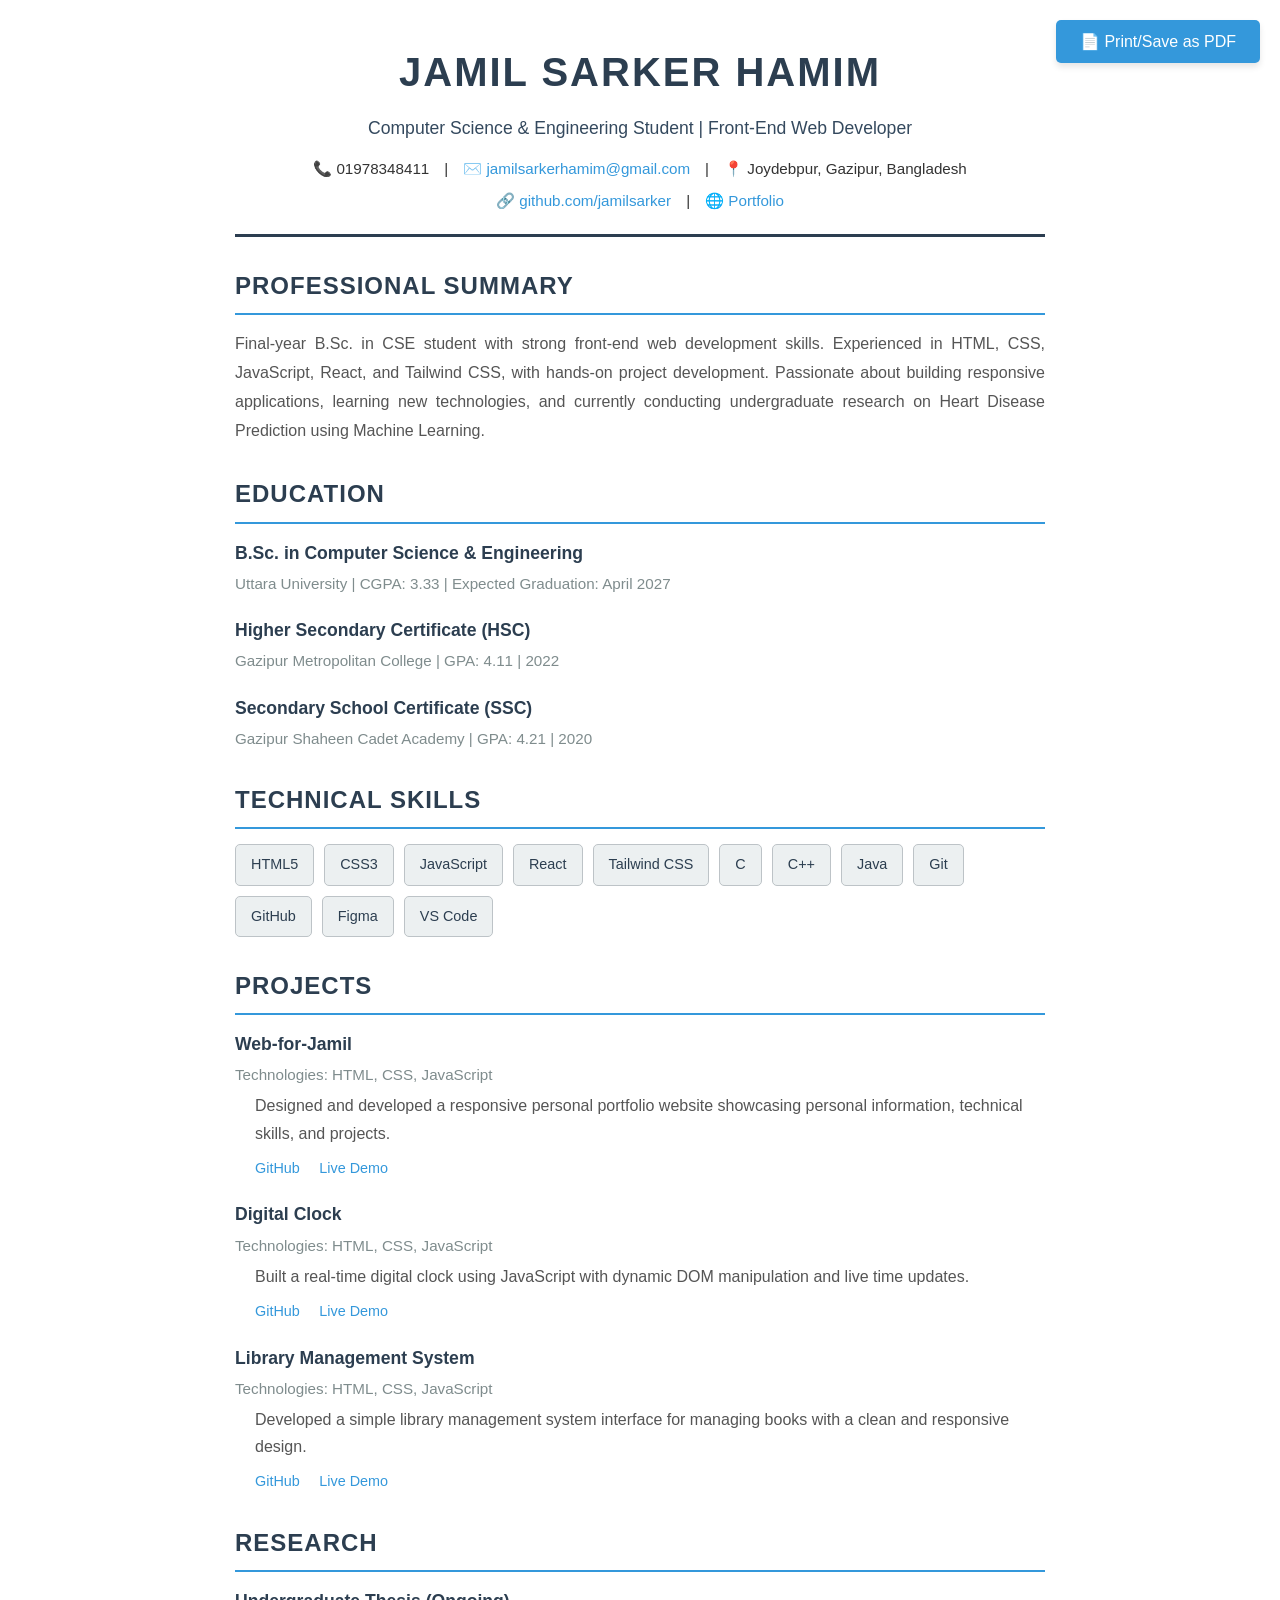
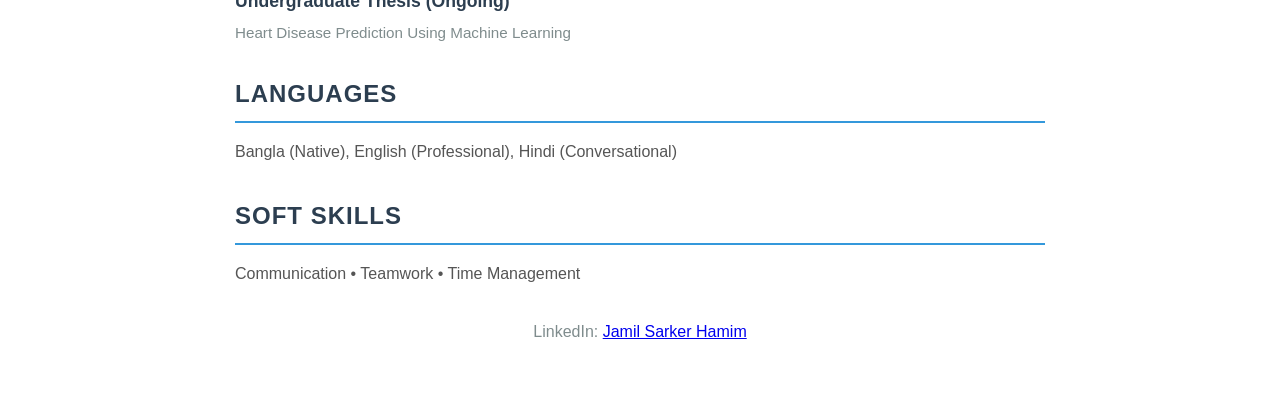
<file: assets/Jamil_Sarker_Hamim_Resume.html>
<!DOCTYPE html>
<html lang="en">
<head>
    <meta charset="UTF-8">
    <meta name="viewport" content="width=device-width, initial-scale=1.0">
    <title>Jamil Sarker Hamim - Resume</title>
    <style>
        * {
            margin: 0;
            padding: 0;
            box-sizing: border-box;
        }

        body {
            font-family: 'Arial', sans-serif;
            line-height: 1.6;
            color: #333;
            background: #fff;
            padding: 40px 20px;
            max-width: 850px;
            margin: 0 auto;
        }

        .header {
            text-align: center;
            border-bottom: 3px solid #2c3e50;
            padding-bottom: 20px;
            margin-bottom: 30px;
        }

        .header h1 {
            font-size: 2.5rem;
            color: #2c3e50;
            margin-bottom: 10px;
            text-transform: uppercase;
            letter-spacing: 2px;
        }

        .header .subtitle {
            font-size: 1.1rem;
            color: #34495e;
            margin-bottom: 15px;
        }

        .contact-info {
            display: flex;
            flex-wrap: wrap;
            justify-content: center;
            gap: 15px;
            margin-top: 15px;
            font-size: 0.95rem;
        }

        .contact-info span {
            display: inline-block;
        }

        .contact-info a {
            color: #3498db;
            text-decoration: none;
        }

        .contact-info a:hover {
            text-decoration: underline;
        }

        .section {
            margin-bottom: 30px;
        }

        .section-title {
            font-size: 1.5rem;
            color: #2c3e50;
            border-bottom: 2px solid #3498db;
            padding-bottom: 8px;
            margin-bottom: 15px;
            text-transform: uppercase;
            letter-spacing: 1px;
        }

        .summary {
            text-align: justify;
            line-height: 1.8;
            color: #555;
        }

        .education-item, .project-item {
            margin-bottom: 20px;
        }

        .education-item h3, .project-item h3 {
            color: #2c3e50;
            font-size: 1.1rem;
            margin-bottom: 5px;
        }

        .education-item .details, .project-item .details {
            color: #7f8c8d;
            font-size: 0.95rem;
            margin-bottom: 5px;
        }

        .education-item p, .project-item p {
            color: #555;
            line-height: 1.7;
            margin-left: 20px;
        }

        .skills-grid {
            display: flex;
            flex-wrap: wrap;
            gap: 10px;
        }

        .skill-tag {
            background: #ecf0f1;
            color: #2c3e50;
            padding: 8px 15px;
            border-radius: 5px;
            font-size: 0.9rem;
            border: 1px solid #bdc3c7;
        }

        .project-links {
            margin-top: 8px;
            margin-left: 20px;
        }

        .project-links a {
            color: #3498db;
            text-decoration: none;
            margin-right: 15px;
            font-size: 0.9rem;
        }

        .project-links a:hover {
            text-decoration: underline;
        }

        .languages, .soft-skills {
            color: #555;
            line-height: 1.8;
        }

        .print-button {
            position: fixed;
            top: 20px;
            right: 20px;
            background: #3498db;
            color: white;
            border: none;
            padding: 12px 24px;
            border-radius: 5px;
            cursor: pointer;
            font-size: 1rem;
            box-shadow: 0 4px 6px rgba(0,0,0,0.1);
        }

        .print-button:hover {
            background: #2980b9;
        }

        @media print {
            body {
                padding: 20px;
            }
            .print-button {
                display: none;
            }
        }

        @media (max-width: 640px) {
            .header h1 {
                font-size: 2rem;
            }
            .contact-info {
                flex-direction: column;
                align-items: center;
                gap: 8px;
            }
            .print-button {
                top: 10px;
                right: 10px;
                padding: 10px 20px;
                font-size: 0.9rem;
            }
        }
    </style>
</head>
<body>
    <button class="print-button" onclick="window.print()">📄 Print/Save as PDF</button>

    <div class="header">
        <h1>Jamil Sarker Hamim</h1>
        <div class="subtitle">Computer Science & Engineering Student | Front-End Web Developer</div>
        <div class="contact-info">
            <span>📞 01978348411</span>
            <span>|</span>
            <span>✉️ <a href="mailto:jamilsarkerhamim@gmail.com">jamilsarkerhamim@gmail.com</a></span>
            <span>|</span>
            <span>📍 Joydebpur, Gazipur, Bangladesh</span>
        </div>
        <div class="contact-info" style="margin-top: 8px;">
            <span>🔗 <a href="https://github.com/jamilsarker" target="_blank">github.com/jamilsarker</a></span>
            <span>|</span>
            <span>🌐 <a href="https://jamilsarker.github.io/portfolio_update/" target="_blank">Portfolio</a></span>
        </div>
    </div>

    <div class="section">
        <h2 class="section-title">Professional Summary</h2>
        <p class="summary">
            Final-year B.Sc. in CSE student with strong front-end web development skills. Experienced in 
            HTML, CSS, JavaScript, React, and Tailwind CSS, with hands-on project development. Passionate 
            about building responsive applications, learning new technologies, and currently conducting 
            undergraduate research on Heart Disease Prediction using Machine Learning.
        </p>
    </div>

    <div class="section">
        <h2 class="section-title">Education</h2>
        
        <div class="education-item">
            <h3>B.Sc. in Computer Science & Engineering</h3>
            <div class="details">Uttara University | CGPA: 3.33 | Expected Graduation: April 2027</div>
        </div>

        <div class="education-item">
            <h3>Higher Secondary Certificate (HSC)</h3>
            <div class="details">Gazipur Metropolitan College | GPA: 4.11 | 2022</div>
        </div>

        <div class="education-item">
            <h3>Secondary School Certificate (SSC)</h3>
            <div class="details">Gazipur Shaheen Cadet Academy | GPA: 4.21 | 2020</div>
        </div>
    </div>

    <div class="section">
        <h2 class="section-title">Technical Skills</h2>
        <div class="skills-grid">
            <span class="skill-tag">HTML5</span>
            <span class="skill-tag">CSS3</span>
            <span class="skill-tag">JavaScript</span>
            <span class="skill-tag">React</span>
            <span class="skill-tag">Tailwind CSS</span>
            <span class="skill-tag">C</span>
            <span class="skill-tag">C++</span>
            <span class="skill-tag">Java</span>
            <span class="skill-tag">Git</span>
            <span class="skill-tag">GitHub</span>
            <span class="skill-tag">Figma</span>
            <span class="skill-tag">VS Code</span>
        </div>
    </div>

    <div class="section">
        <h2 class="section-title">Projects</h2>

        <div class="project-item">
            <h3>Web-for-Jamil</h3>
            <div class="details">Technologies: HTML, CSS, JavaScript</div>
            <p>
                Designed and developed a responsive personal portfolio website showcasing personal 
                information, technical skills, and projects.
            </p>
            <div class="project-links">
                <a href="https://github.com/jamilsarker/web-for-jamil" target="_blank">GitHub</a>
                <a href="https://jamilsarker.github.io/web-for-jamil/" target="_blank">Live Demo</a>
            </div>
        </div>

        <div class="project-item">
            <h3>Digital Clock</h3>
            <div class="details">Technologies: HTML, CSS, JavaScript</div>
            <p>
                Built a real-time digital clock using JavaScript with dynamic DOM manipulation and live time 
                updates.
            </p>
            <div class="project-links">
                <a href="https://github.com/jamilsarker/clock" target="_blank">GitHub</a>
                <a href="https://jamilsarker.github.io/clock/" target="_blank">Live Demo</a>
            </div>
        </div>

        <div class="project-item">
            <h3>Library Management System</h3>
            <div class="details">Technologies: HTML, CSS, JavaScript</div>
            <p>
                Developed a simple library management system interface for managing books with a clean and 
                responsive design.
            </p>
            <div class="project-links">
                <a href="https://github.com/jamilsarker/Library_management_system" target="_blank">GitHub</a>
                <a href="https://jamilsarker.github.io/Library_management_system/" target="_blank">Live Demo</a>
            </div>
        </div>
    </div>

    <div class="section">
        <h2 class="section-title">Research</h2>
        <div class="project-item">
            <h3>Undergraduate Thesis (Ongoing)</h3>
            <div class="details">Heart Disease Prediction Using Machine Learning</div>
        </div>
    </div>

    <div class="section">
        <h2 class="section-title">Languages</h2>
        <p class="languages">Bangla (Native), English (Professional), Hindi (Conversational)</p>
    </div>

    <div class="section">
        <h2 class="section-title">Soft Skills</h2>
        <p class="soft-skills">Communication • Teamwork • Time Management</p>
    </div>

    <div class="section">
        <div class="details" style="text-align: center; margin-top: 30px; color: #7f8c8d;">
            LinkedIn: <a href="https://linkedin.com/in/jamilsarkerhamim" target="_blank">Jamil Sarker Hamim</a>
        </div>
    </div>
</body>
</html>
</file>
<file: styles.css>
/* ===== VARIABLES ===== */
:root {
    --color-dark: #1C1C1C;
    --color-gold: #D4AF37;
    --color-light: #F5F1E8;
    --color-white: #FFFFFF;
    --color-gray: #6B6B6B;
    --color-gray-light: #B8B8B8;
    
    --font-serif: 'Playfair Display', serif;
    --font-sans: 'Inter', sans-serif;
    
    --transition: all 0.4s cubic-bezier(0.4, 0, 0.2, 1);
    --shadow: 0 10px 40px rgba(0, 0, 0, 0.15);
    --shadow-large: 0 20px 60px rgba(0, 0, 0, 0.2);
}

/* ===== RESET & BASE ===== */
* {
    margin: 0;
    padding: 0;
    box-sizing: border-box;
}

html {
    scroll-behavior: smooth;
    overflow-x: hidden;
}

body {
    font-family: var(--font-sans);
    background: var(--color-light);
    color: var(--color-dark);
    line-height: 1.6;
    overflow-x: hidden;
}

img {
    max-width: 100%;
    height: auto;
    display: block;
}

a {
    text-decoration: none;
    color: inherit;
    transition: var(--transition);
}

/* ===== NAVIGATION ===== */
.nav {
    position: fixed;
    top: 0;
    left: 0;
    width: 100%;
    background: rgba(28, 28, 28, 0.95);
    backdrop-filter: blur(10px);
    z-index: 1000;
    padding: 1.5rem 0;
    transition: var(--transition);
}

.nav-container {
    max-width: 1400px;
    margin: 0 auto;
    padding: 0 2rem;
    display: flex;
    justify-content: space-between;
    align-items: center;
}

.nav-logo {
    font-family: var(--font-serif);
    font-size: 1.8rem;
    font-weight: 700;
    color: var(--color-gold);
    letter-spacing: 2px;
}

.nav-menu {
    display: flex;
    list-style: none;
    gap: 3rem;
    align-items: center;
}

.nav-link {
    color: var(--color-light);
    font-size: 0.95rem;
    font-weight: 400;
    position: relative;
}

.nav-link::after {
    content: '';
    position: absolute;
    bottom: -5px;
    left: 0;
    width: 0;
    height: 2px;
    background: var(--color-gold);
    transition: var(--transition);
}

.nav-link:hover::after {
    width: 100%;
}

.nav-link-cta {
    background: var(--color-gold);
    color: var(--color-dark);
    padding: 0.6rem 1.5rem;
    border-radius: 6px;
    font-weight: 500;
}

.nav-link-cta::after {
    display: none;
}

.nav-link-cta:hover {
    background: #c29d2e;
    transform: translateY(-2px);
}

.nav-toggle {
    display: none;
    flex-direction: column;
    background: none;
    border: none;
    cursor: pointer;
    gap: 5px;
}

.nav-toggle span {
    width: 25px;
    height: 2px;
    background: var(--color-light);
    transition: var(--transition);
}

/* ===== HERO SECTION ===== */
.hero {
    min-height: 100vh;
    display: flex;
    align-items: center;
    justify-content: center;
    padding: 8rem 2rem 4rem;
    background: var(--color-dark);
    position: relative;
    overflow: hidden;
}

.hero::before {
    content: '';
    position: absolute;
    top: -50%;
    right: -20%;
    width: 800px;
    height: 800px;
    background: radial-gradient(circle, rgba(212, 175, 55, 0.1) 0%, transparent 70%);
    border-radius: 50%;
    animation: float 20s infinite ease-in-out;
}

@keyframes float {
    0%, 100% { transform: translateY(0) rotate(0deg); }
    50% { transform: translateY(-50px) rotate(180deg); }
}

.hero-container {
    max-width: 1400px;
    width: 100%;
    display: grid;
    grid-template-columns: 1.2fr 1fr;
    gap: 4rem;
    align-items: center;
}

.hero-label {
    display: inline-block;
    font-size: 0.85rem;
    font-weight: 500;
    color: var(--color-gold);
    text-transform: uppercase;
    letter-spacing: 2px;
    margin-bottom: 1.5rem;
}

.hero-title {
    font-family: var(--font-serif);
    font-size: 4rem;
    font-weight: 700;
    line-height: 1.2;
    color: var(--color-light);
    margin-bottom: 2rem;
}

.highlight {
    color: var(--color-gold);
    position: relative;
    display: inline-block;
}

.hero-subtitle {
    font-size: 1.2rem;
    color: var(--color-gray-light);
    max-width: 600px;
    margin-bottom: 3rem;
    line-height: 1.8;
}

.hero-cta {
    display: flex;
    gap: 1.5rem;
    flex-wrap: wrap;
}

.hero-visual {
    position: relative;
}

.code-snippet {
    background: rgba(245, 241, 232, 0.05);
    border-radius: 12px;
    padding: 1.5rem;
    border: 1px solid rgba(212, 175, 55, 0.2);
    backdrop-filter: blur(10px);
}

.code-header {
    display: flex;
    gap: 8px;
    margin-bottom: 1rem;
}

.code-dot {
    width: 12px;
    height: 12px;
    border-radius: 50%;
    background: var(--color-gold);
    opacity: 0.5;
}

.code-content {
    font-family: 'Courier New', monospace;
    font-size: 0.95rem;
    line-height: 1.8;
    color: var(--color-light);
    overflow-x: auto;
}

.code-keyword {
    color: #ff79c6;
}

.code-variable {
    color: #50fa7b;
}

.code-property {
    color: #8be9fd;
}

.code-string {
    color: var(--color-gold);
}

.scroll-indicator {
    position: absolute;
    bottom: 3rem;
    left: 50%;
    transform: translateX(-50%);
    display: flex;
    flex-direction: column;
    align-items: center;
    gap: 1rem;
    color: var(--color-gray-light);
    font-size: 0.85rem;
}

.scroll-arrow {
    width: 1px;
    height: 40px;
    background: var(--color-gold);
    position: relative;
    animation: scrollDown 2s infinite;
}

@keyframes scrollDown {
    0%, 100% { height: 40px; opacity: 1; }
    50% { height: 60px; opacity: 0.5; }
}

/* ===== BUTTONS ===== */
.btn {
    display: inline-flex;
    align-items: center;
    gap: 0.5rem;
    padding: 1rem 2rem;
    font-size: 1rem;
    font-weight: 500;
    border-radius: 8px;
    border: none;
    cursor: pointer;
    transition: var(--transition);
    font-family: var(--font-sans);
}

.btn-primary {
    background: var(--color-gold);
    color: var(--color-dark);
}

.btn-primary:hover {
    background: #c29d2e;
    transform: translateY(-3px);
    box-shadow: 0 10px 30px rgba(212, 175, 55, 0.3);
}

.btn-secondary {
    background: transparent;
    color: var(--color-light);
    border: 2px solid var(--color-gold);
}

.btn-secondary:hover {
    background: var(--color-gold);
    color: var(--color-dark);
    transform: translateY(-3px);
}

.btn-full {
    width: 100%;
    justify-content: center;
}

/* ===== ABOUT SECTION ===== */
.about {
    padding: 8rem 2rem;
    background: var(--color-light);
}

.about-container {
    max-width: 1400px;
    margin: 0 auto;
}

.about-grid {
    display: grid;
    grid-template-columns: 0.8fr 1.2fr;
    gap: 6rem;
    align-items: center;
}

.about-image-wrapper {
    position: relative;
}

.about-image-frame {
    position: relative;
    aspect-ratio: 3/4;
    background: var(--color-dark);
    border-radius: 12px;
    overflow: hidden;
    z-index: 2;
}

.profile-placeholder {
    width: 100%;
    height: 100%;
    display: flex;
    align-items: center;
    justify-content: center;
}

.profile-placeholder svg {
    width: 100%;
    height: 100%;
}

.profile-image {
    width: 100%;
    height: 100%;
    object-fit: cover;
    border-radius: 12px;
}

.about-accent-1 {
    position: absolute;
    top: -20px;
    right: -20px;
    width: 100%;
    height: 100%;
    border: 3px solid var(--color-gold);
    border-radius: 12px;
    z-index: 1;
}

.about-accent-2 {
    position: absolute;
    bottom: -30px;
    left: -30px;
    width: 150px;
    height: 150px;
    background: var(--color-gold);
    opacity: 0.2;
    border-radius: 12px;
    z-index: 0;
}

.section-title {
    font-family: var(--font-serif);
    font-size: 3rem;
    font-weight: 700;
    color: var(--color-dark);
    margin-bottom: 2rem;
    position: relative;
    display: inline-block;
}

.section-title::after {
    content: '';
    position: absolute;
    bottom: -10px;
    left: 0;
    width: 60px;
    height: 4px;
    background: var(--color-gold);
}

.about-text {
    font-size: 1.1rem;
    line-height: 1.8;
    color: var(--color-gray);
}

.lead {
    font-size: 1.25rem;
    font-weight: 500;
    color: var(--color-dark);
    margin-bottom: 1.5rem;
}

.about-text p {
    margin-bottom: 1.5rem;
}

.about-stats {
    display: grid;
    grid-template-columns: repeat(3, 1fr);
    gap: 2rem;
    margin-top: 3rem;
}

.stat-item {
    text-align: center;
}

.stat-number {
    font-family: var(--font-serif);
    font-size: 2.5rem;
    font-weight: 700;
    color: var(--color-gold);
    margin-bottom: 0.5rem;
}

.stat-label {
    font-size: 0.9rem;
    color: var(--color-gray);
    text-transform: uppercase;
    letter-spacing: 1px;
}

/* ===== SKILLS SECTION ===== */
.skills {
    padding: 8rem 2rem;
    background: var(--color-dark);
}

.skills-container {
    max-width: 1400px;
    margin: 0 auto;
}

.skills-header {
    text-align: center;
    margin-bottom: 5rem;
}

.skills-header .section-title {
    color: var(--color-light);
}

.skills-header .section-title::after {
    left: 50%;
    transform: translateX(-50%);
}

.section-subtitle {
    font-size: 1.2rem;
    color: var(--color-gray-light);
    max-width: 600px;
    margin: 0 auto;
}

.skills-grid {
    display: grid;
    grid-template-columns: repeat(auto-fit, minmax(280px, 1fr));
    gap: 2rem;
}

.skill-category {
    background: rgba(245, 241, 232, 0.05);
    padding: 2.5rem;
    border-radius: 12px;
    border: 1px solid rgba(212, 175, 55, 0.2);
    transition: var(--transition);
}

.skill-category:hover {
    transform: translateY(-10px);
    border-color: var(--color-gold);
    box-shadow: 0 20px 40px rgba(212, 175, 55, 0.1);
}

.skill-icon {
    font-size: 3rem;
    margin-bottom: 1.5rem;
}

.skill-category-title {
    font-family: var(--font-serif);
    font-size: 1.5rem;
    color: var(--color-light);
    margin-bottom: 1.5rem;
}

.skill-list {
    list-style: none;
}

.skill-list li {
    padding: 0.75rem 0;
    border-bottom: 1px solid rgba(245, 241, 232, 0.1);
}

.skill-list li:last-child {
    border-bottom: none;
}

.skill-name {
    color: var(--color-gray-light);
    font-size: 1rem;
}

/* ===== EXPERIENCE SECTION ===== */
.experience {
    padding: 8rem 2rem;
    background: var(--color-light);
}

.experience-container {
    max-width: 1100px;
    margin: 0 auto;
}

.timeline {
    position: relative;
    padding-left: 3rem;
    margin-top: 4rem;
}

.timeline::before {
    content: '';
    position: absolute;
    left: 0;
    top: 0;
    bottom: 0;
    width: 3px;
    background: linear-gradient(to bottom, var(--color-gold), rgba(212, 175, 55, 0.2));
}

.timeline-item {
    position: relative;
    margin-bottom: 4rem;
}

.timeline-marker {
    position: absolute;
    left: -3.65rem;
    top: 0;
    width: 20px;
    height: 20px;
    background: var(--color-gold);
    border: 4px solid var(--color-light);
    border-radius: 50%;
    z-index: 2;
}

.timeline-marker.education {
    background: var(--color-dark);
}

.timeline-content {
    background: var(--color-white);
    padding: 2.5rem;
    border-radius: 12px;
    box-shadow: 0 5px 20px rgba(0, 0, 0, 0.08);
    transition: var(--transition);
}

.timeline-content:hover {
    transform: translateX(10px);
    box-shadow: var(--shadow);
}

.timeline-badge {
    display: inline-block;
    background: var(--color-gold);
    color: var(--color-dark);
    padding: 0.4rem 1rem;
    border-radius: 20px;
    font-size: 0.8rem;
    font-weight: 600;
    text-transform: uppercase;
    letter-spacing: 1px;
    margin-bottom: 1rem;
}

.education-badge {
    background: var(--color-dark);
    color: var(--color-gold);
}

.timeline-title {
    font-family: var(--font-serif);
    font-size: 1.5rem;
    font-weight: 700;
    color: var(--color-dark);
    margin-bottom: 0.5rem;
}

.timeline-company {
    font-size: 1.1rem;
    color: var(--color-gold);
    font-weight: 600;
    margin-bottom: 0.5rem;
}

.timeline-period {
    font-size: 0.95rem;
    color: var(--color-gray);
    margin-bottom: 1.5rem;
}

.timeline-description {
    color: var(--color-gray);
    line-height: 1.8;
    margin-bottom: 1rem;
}

.timeline-achievements {
    list-style: none;
    margin-top: 1.5rem;
}

.timeline-achievements li {
    padding-left: 1.5rem;
    position: relative;
    margin-bottom: 0.75rem;
    color: var(--color-gray);
}

.timeline-achievements li::before {
    content: '▸';
    position: absolute;
    left: 0;
    color: var(--color-gold);
}

/* ===== PROJECTS SECTION ===== */
.projects {
    padding: 8rem 2rem;
    background: var(--color-dark);
}

.projects-container {
    max-width: 1400px;
    margin: 0 auto;
}

.projects-header {
    text-align: center;
    margin-bottom: 5rem;
}

.projects-header .section-title {
    color: var(--color-light);
}

.projects-header .section-title::after {
    left: 50%;
    transform: translateX(-50%);
}

.projects-grid {
    display: grid;
    grid-template-columns: repeat(2, 1fr);
    gap: 3rem;
    margin-bottom: 5rem;
}

.project-card {
    background: rgba(245, 241, 232, 0.05);
    border-radius: 12px;
    overflow: hidden;
    border: 1px solid rgba(212, 175, 55, 0.2);
    transition: var(--transition);
    display: flex;
    flex-direction: column;
}

.project-card:hover {
    transform: translateY(-10px);
    border-color: var(--color-gold);
    box-shadow: 0 20px 60px rgba(212, 175, 55, 0.2);
}

.project-card.featured {
    grid-column: span 2;
    flex-direction: row;
}

.project-image {
    position: relative;
    overflow: hidden;
    background: var(--color-dark);
    aspect-ratio: 16/10;
}

.featured .project-image {
    flex: 1;
    aspect-ratio: auto;
}

.project-placeholder {
    width: 100%;
    height: 100%;
    display: flex;
    align-items: center;
    justify-content: center;
    transition: var(--transition);
}

.project-card:hover .project-placeholder {
    transform: scale(1.05);
}

/* Project Visual Styles */
.project-visual {
    width: 100%;
    height: 100%;
    display: flex;
    align-items: center;
    justify-content: center;
    background: #1C1C1C;
    position: relative;
    overflow: hidden;
}

.project-icon {
    position: absolute;
    font-size: 4rem;
    opacity: 0.15;
    bottom: 20px;
    right: 20px;
}

/* Portfolio Project Visual */
.portfolio-visual {
    background: linear-gradient(135deg, #1a1a1a 0%, #2d2d2d 100%);
}

.browser-mockup {
    width: 80%;
    background: rgba(245, 241, 232, 0.08);
    border-radius: 8px;
    overflow: hidden;
    border: 1px solid rgba(212, 175, 55, 0.2);
}

.browser-header {
    background: rgba(245, 241, 232, 0.05);
    padding: 10px;
    display: flex;
    gap: 6px;
}

.browser-header span {
    width: 10px;
    height: 10px;
    border-radius: 50%;
    background: var(--color-gold);
    opacity: 0.5;
}

.browser-content {
    padding: 20px;
}

.code-lines {
    display: flex;
    flex-direction: column;
    gap: 8px;
}

.code-lines span {
    height: 8px;
    border-radius: 4px;
    opacity: 0.6;
}

/* Clock Project Visual */
.clock-visual {
    background: linear-gradient(135deg, #1a1f2e 0%, #2d1f2e 100%);
}

.clock-display {
    display: flex;
    align-items: center;
    justify-content: center;
}

.digital-numbers {
    display: flex;
    gap: 8px;
    font-family: 'Courier New', monospace;
    font-size: 3rem;
    font-weight: bold;
    color: var(--color-gold);
    text-shadow: 0 0 20px rgba(212, 175, 55, 0.5);
}

.time-digit {
    background: rgba(212, 175, 55, 0.1);
    padding: 10px 15px;
    border-radius: 8px;
    border: 2px solid rgba(212, 175, 55, 0.3);
}

.time-separator {
    animation: blink 1.5s infinite;
}

@keyframes blink {
    0%, 49% { opacity: 1; }
    50%, 100% { opacity: 0.3; }
}

/* Library Project Visual */
.library-visual {
    background: linear-gradient(135deg, #1a2a1a 0%, #2d2d1a 100%);
}

.books-stack {
    display: flex;
    gap: 10px;
    align-items: flex-end;
}

.book {
    width: 60px;
    border-radius: 4px;
    border: 2px solid rgba(212, 175, 55, 0.3);
}

.book1 {
    height: 100px;
    background: linear-gradient(135deg, rgba(212, 175, 55, 0.2), rgba(212, 175, 55, 0.1));
}

.book2 {
    height: 120px;
    background: linear-gradient(135deg, rgba(139, 233, 253, 0.2), rgba(139, 233, 253, 0.1));
}

.book3 {
    height: 90px;
    background: linear-gradient(135deg, rgba(80, 250, 123, 0.2), rgba(80, 250, 123, 0.1));
}

/* ML Project Visual */
.ml-visual {
    background: linear-gradient(135deg, #1a1a2e 0%, #2e1a2e 100%);
}

.ml-network {
    position: relative;
    width: 150px;
    height: 150px;
}

.neural-net {
    width: 100%;
    height: 100%;
    position: relative;
    display: grid;
    grid-template-columns: repeat(2, 1fr);
    gap: 30px;
    padding: 20px;
}

.node {
    width: 40px;
    height: 40px;
    background: var(--color-gold);
    border-radius: 50%;
    opacity: 0.3;
    animation: pulse 2s infinite;
    box-shadow: 0 0 20px rgba(212, 175, 55, 0.3);
}

.node:nth-child(2) {
    animation-delay: 0.5s;
}

.node:nth-child(3) {
    animation-delay: 1s;
}

.node:nth-child(4) {
    animation-delay: 1.5s;
}

@keyframes pulse {
    0%, 100% {
        transform: scale(1);
        opacity: 0.3;
    }
    50% {
        transform: scale(1.2);
        opacity: 0.6;
    }
}

/* Hover Effects */
.project-card:hover .browser-header span {
    opacity: 1;
}

.project-card:hover .code-lines span {
    opacity: 0.8;
}

.project-card:hover .time-digit {
    border-color: var(--color-gold);
    background: rgba(212, 175, 55, 0.15);
}

.project-card:hover .book {
    transform: translateY(-10px);
    transition: transform 0.3s ease;
}

.project-card:hover .book1 {
    transition-delay: 0s;
}

.project-card:hover .book2 {
    transition-delay: 0.1s;
}

.project-card:hover .book3 {
    transition-delay: 0.2s;
}

.project-card:hover .node {
    opacity: 0.7;
    transform: scale(1.1);
}

.project-content {
    padding: 2rem;
    display: flex;
    flex-direction: column;
    gap: 1rem;
}

.featured .project-content {
    flex: 1;
    padding: 3rem;
}

.project-tags {
    display: flex;
    flex-wrap: wrap;
    gap: 0.75rem;
}

.project-tag {
    font-size: 0.8rem;
    padding: 0.4rem 1rem;
    background: rgba(212, 175, 55, 0.15);
    color: var(--color-gold);
    border-radius: 20px;
    border: 1px solid rgba(212, 175, 55, 0.3);
    font-weight: 500;
}

.project-title {
    font-family: var(--font-serif);
    font-size: 1.8rem;
    color: var(--color-light);
    font-weight: 700;
}

.project-description {
    color: var(--color-gray-light);
    line-height: 1.8;
    flex-grow: 1;
}

.project-links {
    display: flex;
    gap: 1.5rem;
    margin-top: 1rem;
}

.project-link {
    display: inline-flex;
    align-items: center;
    gap: 0.5rem;
    color: var(--color-gold);
    font-weight: 500;
    transition: var(--transition);
}

.project-link:hover {
    transform: translateX(5px);
}

.projects-cta {
    text-align: center;
    padding: 3rem;
    background: rgba(245, 241, 232, 0.05);
    border-radius: 12px;
    border: 1px solid rgba(212, 175, 55, 0.2);
}

.projects-cta p {
    color: var(--color-gray-light);
    font-size: 1.2rem;
    margin-bottom: 2rem;
}

/* ===== ACHIEVEMENTS SECTION ===== */
.achievements {
    padding: 8rem 2rem;
    background: var(--color-dark);
}

.achievements-container {
    max-width: 1200px;
    margin: 0 auto;
}

.achievements-header {
    text-align: center;
    margin-bottom: 5rem;
}

.achievements-header .section-title {
    color: var(--color-light);
}

.achievements-header .section-title::after {
    left: 50%;
    transform: translateX(-50%);
}

.achievements-grid {
    display: grid;
    gap: 3rem;
}

.achievement-card {
    background: rgba(245, 241, 232, 0.05);
    border-radius: 12px;
    padding: 3rem;
    border: 1px solid rgba(212, 175, 55, 0.2);
    transition: var(--transition);
    display: flex;
    gap: 2.5rem;
    align-items: flex-start;
}

.achievement-card:hover {
    transform: translateY(-5px);
    border-color: var(--color-gold);
    box-shadow: 0 20px 60px rgba(212, 175, 55, 0.2);
}

.achievement-badge {
    flex-shrink: 0;
    width: 80px;
    height: 80px;
    display: flex;
    align-items: center;
    justify-content: center;
    background: rgba(212, 175, 55, 0.1);
    border-radius: 50%;
    border: 2px solid rgba(212, 175, 55, 0.3);
}

.achievement-content {
    flex: 1;
}

.achievement-date {
    display: inline-block;
    font-size: 0.85rem;
    font-weight: 600;
    color: var(--color-gold);
    text-transform: uppercase;
    letter-spacing: 1px;
    margin-bottom: 0.75rem;
}

.achievement-title {
    font-family: var(--font-serif);
    font-size: 1.8rem;
    font-weight: 700;
    color: var(--color-light);
    margin-bottom: 0.5rem;
}

.achievement-company {
    font-size: 1.1rem;
    color: var(--color-gold);
    font-weight: 600;
    margin-bottom: 1.5rem;
}

.achievement-description {
    color: var(--color-gray-light);
    line-height: 1.8;
    margin-bottom: 1.5rem;
}

.achievement-details {
    display: flex;
    flex-wrap: wrap;
    gap: 1rem;
}

.achievement-detail-item {
    background: rgba(212, 175, 55, 0.15);
    color: var(--color-light);
    padding: 0.5rem 1rem;
    border-radius: 20px;
    font-size: 0.9rem;
    border: 1px solid rgba(212, 175, 55, 0.3);
}

@media (max-width: 768px) {
    .achievement-card {
        flex-direction: column;
        padding: 2rem;
        gap: 1.5rem;
    }
    
    .achievement-badge {
        width: 64px;
        height: 64px;
    }
    
    .achievement-title {
        font-size: 1.5rem;
    }
}

/* ===== RESUME SECTION ===== */
.resume-section {
    padding: 6rem 2rem;
    background: var(--color-light);
}

.resume-container {
    max-width: 700px;
    margin: 0 auto;
}

.resume-card {
    background: var(--color-white);
    padding: 4rem;
    border-radius: 12px;
    text-align: center;
    box-shadow: var(--shadow);
    border: 2px solid var(--color-gold);
}

.resume-icon {
    display: inline-flex;
    align-items: center;
    justify-content: center;
    width: 100px;
    height: 100px;
    background: rgba(212, 175, 55, 0.1);
    border-radius: 50%;
    margin-bottom: 2rem;
}

.resume-title {
    font-family: var(--font-serif);
    font-size: 2rem;
    color: var(--color-dark);
    margin-bottom: 1rem;
}

.resume-description {
    color: var(--color-gray);
    font-size: 1.1rem;
    margin-bottom: 2rem;
}

/* ===== CONTACT SECTION ===== */
.contact {
    padding: 8rem 2rem;
    background: var(--color-dark);
}

.contact-container {
    max-width: 1200px;
    margin: 0 auto;
}

.contact-header {
    text-align: center;
    margin-bottom: 5rem;
}

.contact-header .section-title {
    color: var(--color-light);
}

.contact-header .section-title::after {
    left: 50%;
    transform: translateX(-50%);
}

.contact-content {
    display: grid;
    grid-template-columns: 1fr 1.5fr;
    gap: 4rem;
}

.contact-info {
    display: flex;
    flex-direction: column;
    gap: 2rem;
}

.contact-info-item {
    display: flex;
    gap: 1.5rem;
    align-items: flex-start;
}

.contact-info-icon {
    width: 48px;
    height: 48px;
    background: rgba(212, 175, 55, 0.15);
    border-radius: 8px;
    display: flex;
    align-items: center;
    justify-content: center;
    flex-shrink: 0;
}

.contact-info-item h4 {
    color: var(--color-gold);
    font-size: 0.9rem;
    text-transform: uppercase;
    letter-spacing: 1px;
    margin-bottom: 0.5rem;
    font-weight: 600;
}

.contact-info-item a {
    color: var(--color-gray-light);
    font-size: 1rem;
}

.contact-info-item a:hover {
    color: var(--color-gold);
}

.contact-form {
    background: rgba(245, 241, 232, 0.05);
    padding: 3rem;
    border-radius: 12px;
    border: 1px solid rgba(212, 175, 55, 0.2);
}

.form-group {
    margin-bottom: 1.5rem;
}

.form-group label {
    display: block;
    color: var(--color-light);
    font-size: 0.95rem;
    font-weight: 500;
    margin-bottom: 0.5rem;
}

.form-group input,
.form-group textarea {
    width: 100%;
    padding: 1rem;
    background: rgba(245, 241, 232, 0.08);
    border: 1px solid rgba(212, 175, 55, 0.3);
    border-radius: 8px;
    color: var(--color-light);
    font-family: var(--font-sans);
    font-size: 1rem;
    transition: var(--transition);
}

.form-group input:focus,
.form-group textarea:focus {
    outline: none;
    border-color: var(--color-gold);
    background: rgba(245, 241, 232, 0.12);
}

.form-group textarea {
    resize: vertical;
    min-height: 150px;
}

/* ===== FOOTER ===== */
.footer {
    background: #0f0f0f;
    padding: 4rem 2rem 2rem;
    color: var(--color-gray-light);
}

.footer-container {
    max-width: 1400px;
    margin: 0 auto;
}

.footer-content {
    display: grid;
    grid-template-columns: 2fr 1fr 1fr;
    gap: 3rem;
    padding-bottom: 3rem;
    border-bottom: 1px solid rgba(245, 241, 232, 0.1);
}

.footer-brand h3 {
    font-family: var(--font-serif);
    color: var(--color-gold);
    font-size: 1.5rem;
    margin-bottom: 1rem;
}

.footer-brand p {
    color: var(--color-gray-light);
    line-height: 1.8;
}

.footer-links {
    display: flex;
    flex-direction: column;
    gap: 1rem;
}

.footer-links a {
    color: var(--color-gray-light);
    transition: var(--transition);
}

.footer-links a:hover {
    color: var(--color-gold);
    transform: translateX(5px);
}

.footer-social {
    display: flex;
    gap: 1rem;
}

.footer-social a {
    width: 40px;
    height: 40px;
    background: rgba(212, 175, 55, 0.15);
    border-radius: 8px;
    display: flex;
    align-items: center;
    justify-content: center;
    color: var(--color-gold);
    transition: var(--transition);
}

.footer-social a:hover {
    background: var(--color-gold);
    color: var(--color-dark);
    transform: translateY(-3px);
}

.footer-bottom {
    text-align: center;
    padding-top: 2rem;
    color: var(--color-gray);
}

/* ===== ANIMATIONS ===== */
.fade-in {
    animation: fadeIn 1s ease-out;
}

.fade-in-delay-1 {
    animation: fadeIn 1s ease-out 0.2s both;
}

.fade-in-delay-2 {
    animation: fadeIn 1s ease-out 0.4s both;
}

.fade-in-delay-3 {
    animation: fadeIn 1s ease-out 0.6s both;
}

@keyframes fadeIn {
    from {
        opacity: 0;
        transform: translateY(30px);
    }
    to {
        opacity: 1;
        transform: translateY(0);
    }
}

.reveal-up,
.reveal-left,
.reveal-right {
    opacity: 0;
    transform: translateY(60px);
    transition: all 0.8s ease-out;
}

.reveal-left {
    transform: translateX(-60px) translateY(0);
}

.reveal-right {
    transform: translateX(60px) translateY(0);
}

.reveal-up.visible,
.reveal-left.visible,
.reveal-right.visible {
    opacity: 1;
    transform: translate(0, 0);
}

.delay-1 {
    transition-delay: 0.15s;
}

.delay-2 {
    transition-delay: 0.3s;
}

.delay-3 {
    transition-delay: 0.45s;
}

/* ===== RESPONSIVE DESIGN ===== */
@media (max-width: 1200px) {
    .hero-title {
        font-size: 3.5rem;
    }
    
    .section-title {
        font-size: 2.5rem;
    }
}

@media (max-width: 968px) {
    .nav-menu {
        position: fixed;
        top: 80px;
        left: -100%;
        width: 100%;
        height: calc(100vh - 80px);
        background: rgba(28, 28, 28, 0.98);
        backdrop-filter: blur(20px);
        flex-direction: column;
        justify-content: flex-start;
        padding: 3rem 2rem;
        gap: 2rem;
        transition: left 0.4s ease;
    }
    
    .nav-menu.active {
        left: 0;
    }
    
    .nav-toggle {
        display: flex;
    }
    
    .hero-container {
        grid-template-columns: 1fr;
        gap: 3rem;
    }
    
    .hero-title {
        font-size: 2.8rem;
    }
    
    .about-grid {
        grid-template-columns: 1fr;
        gap: 3rem;
    }
    
    .about-stats {
        grid-template-columns: repeat(3, 1fr);
    }
    
    .skills-grid {
        grid-template-columns: 1fr;
    }
    
    .projects-grid {
        grid-template-columns: 1fr;
    }
    
    .project-card.featured {
        grid-column: span 1;
        flex-direction: column;
    }
    
    .contact-content {
        grid-template-columns: 1fr;
        gap: 3rem;
    }
    
    .footer-content {
        grid-template-columns: 1fr;
        gap: 2rem;
    }
}

@media (max-width: 640px) {
    .hero-title {
        font-size: 2.2rem;
    }
    
    .hero-subtitle {
        font-size: 1rem;
    }
    
    .section-title {
        font-size: 2rem;
    }
    
    .about-stats {
        grid-template-columns: 1fr;
        gap: 1.5rem;
    }
    
    .timeline {
        padding-left: 2rem;
    }
    
    .timeline-marker {
        left: -2.6rem;
    }
    
    .timeline-content {
        padding: 1.5rem;
    }
    
    .contact-form {
        padding: 2rem;
    }
    
    .resume-card {
        padding: 2.5rem 2rem;
    }
}
</file>
